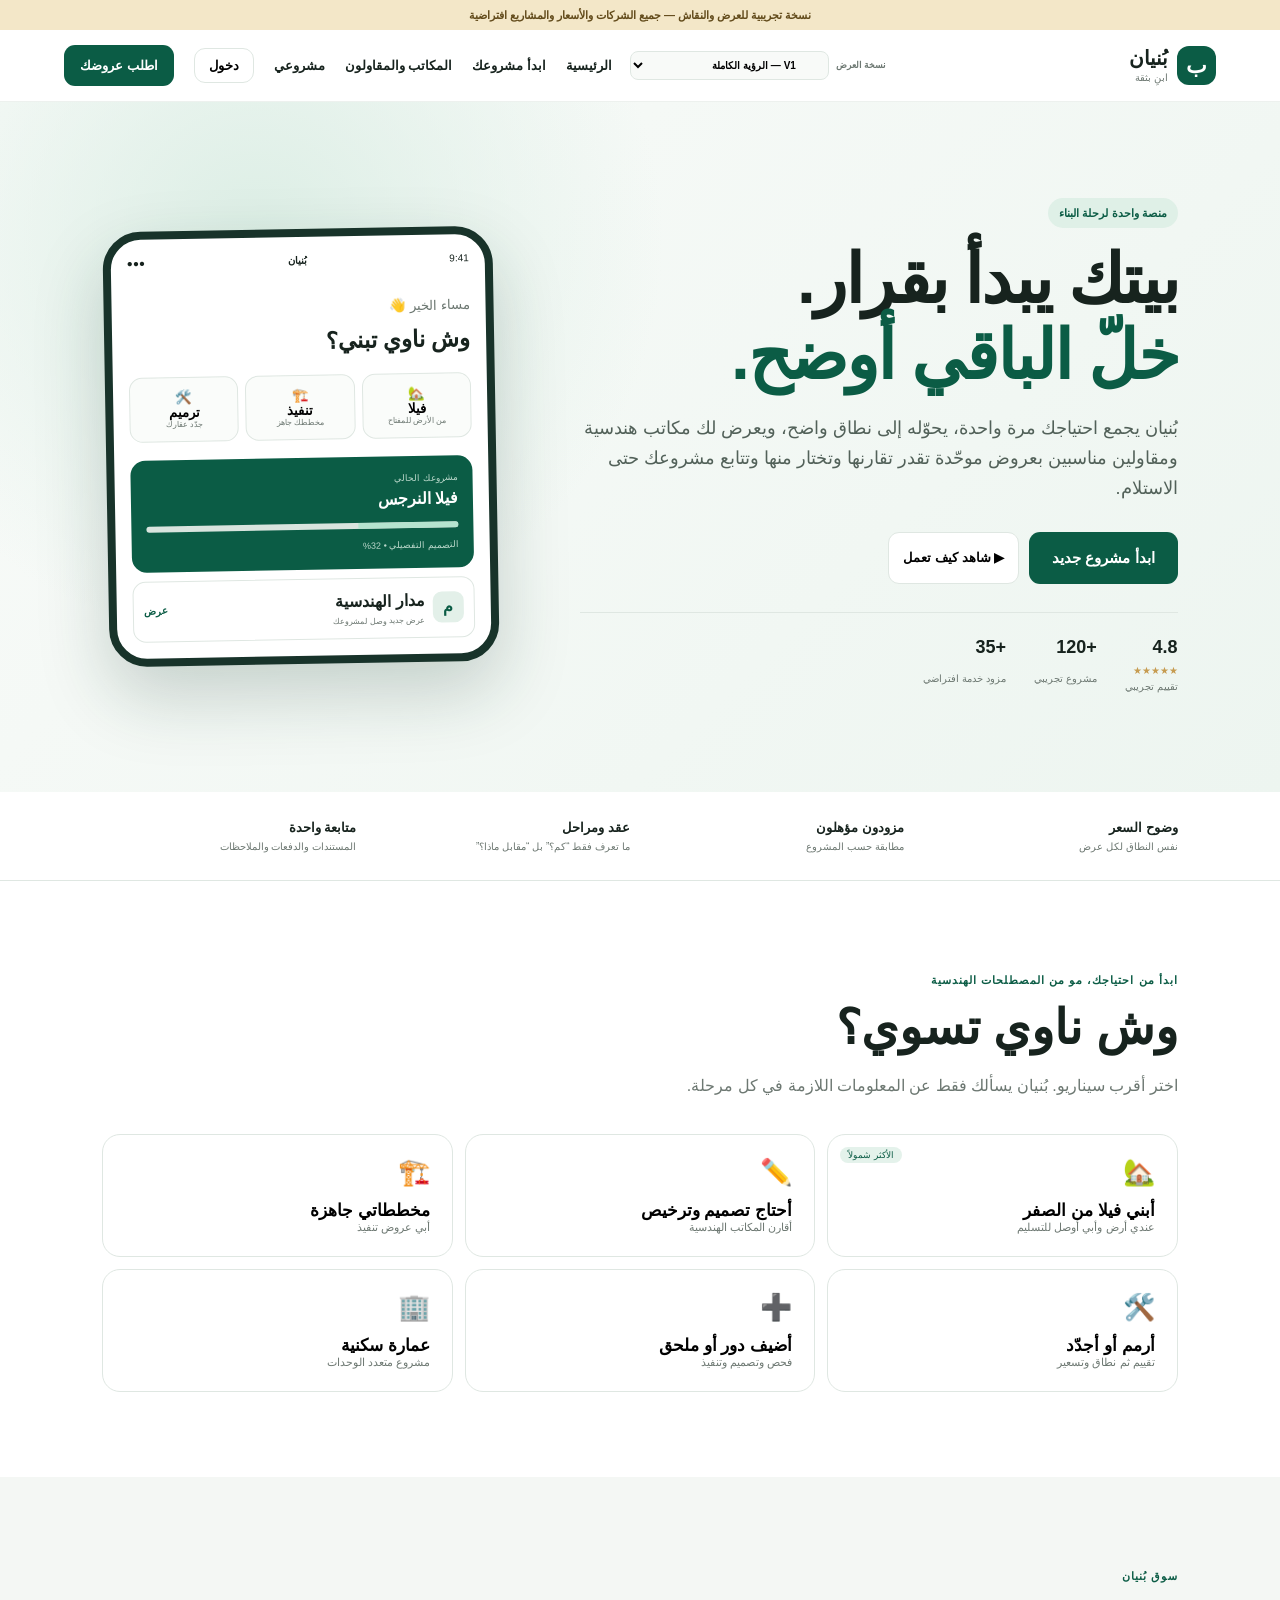
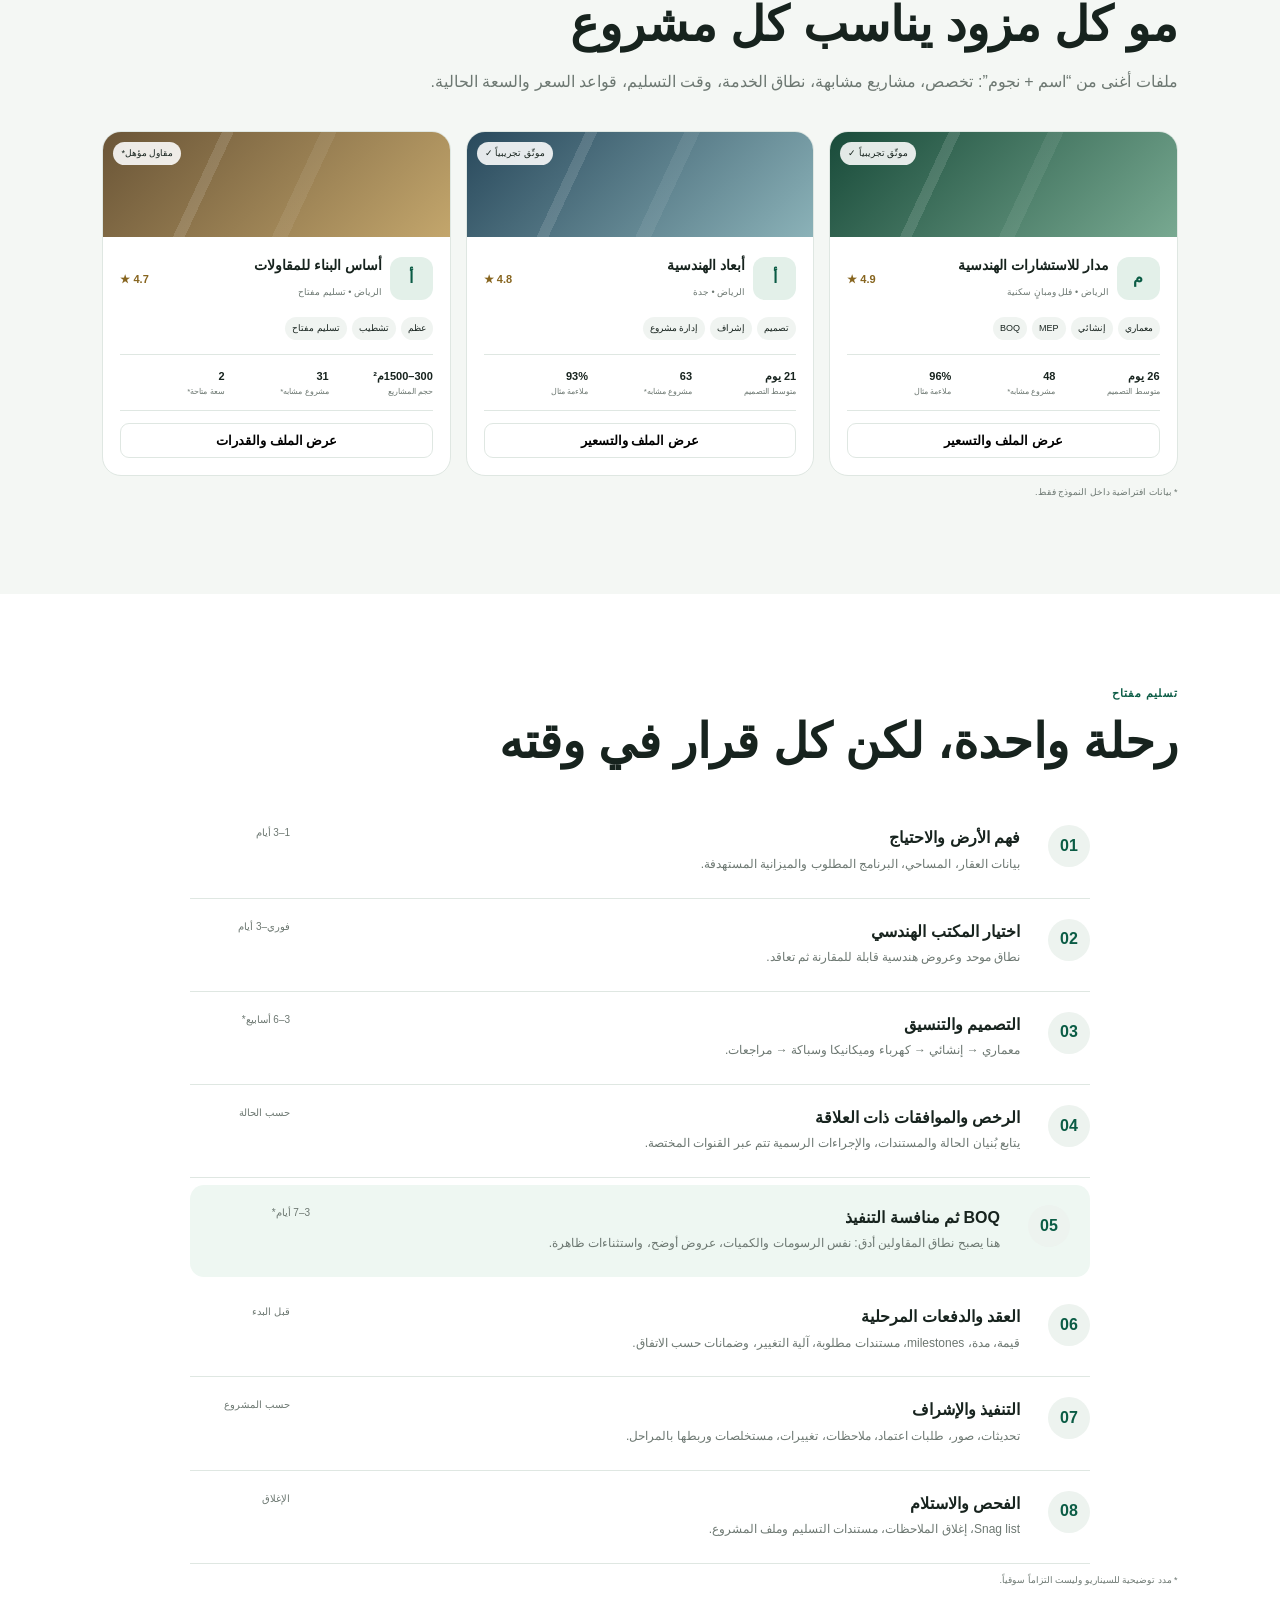
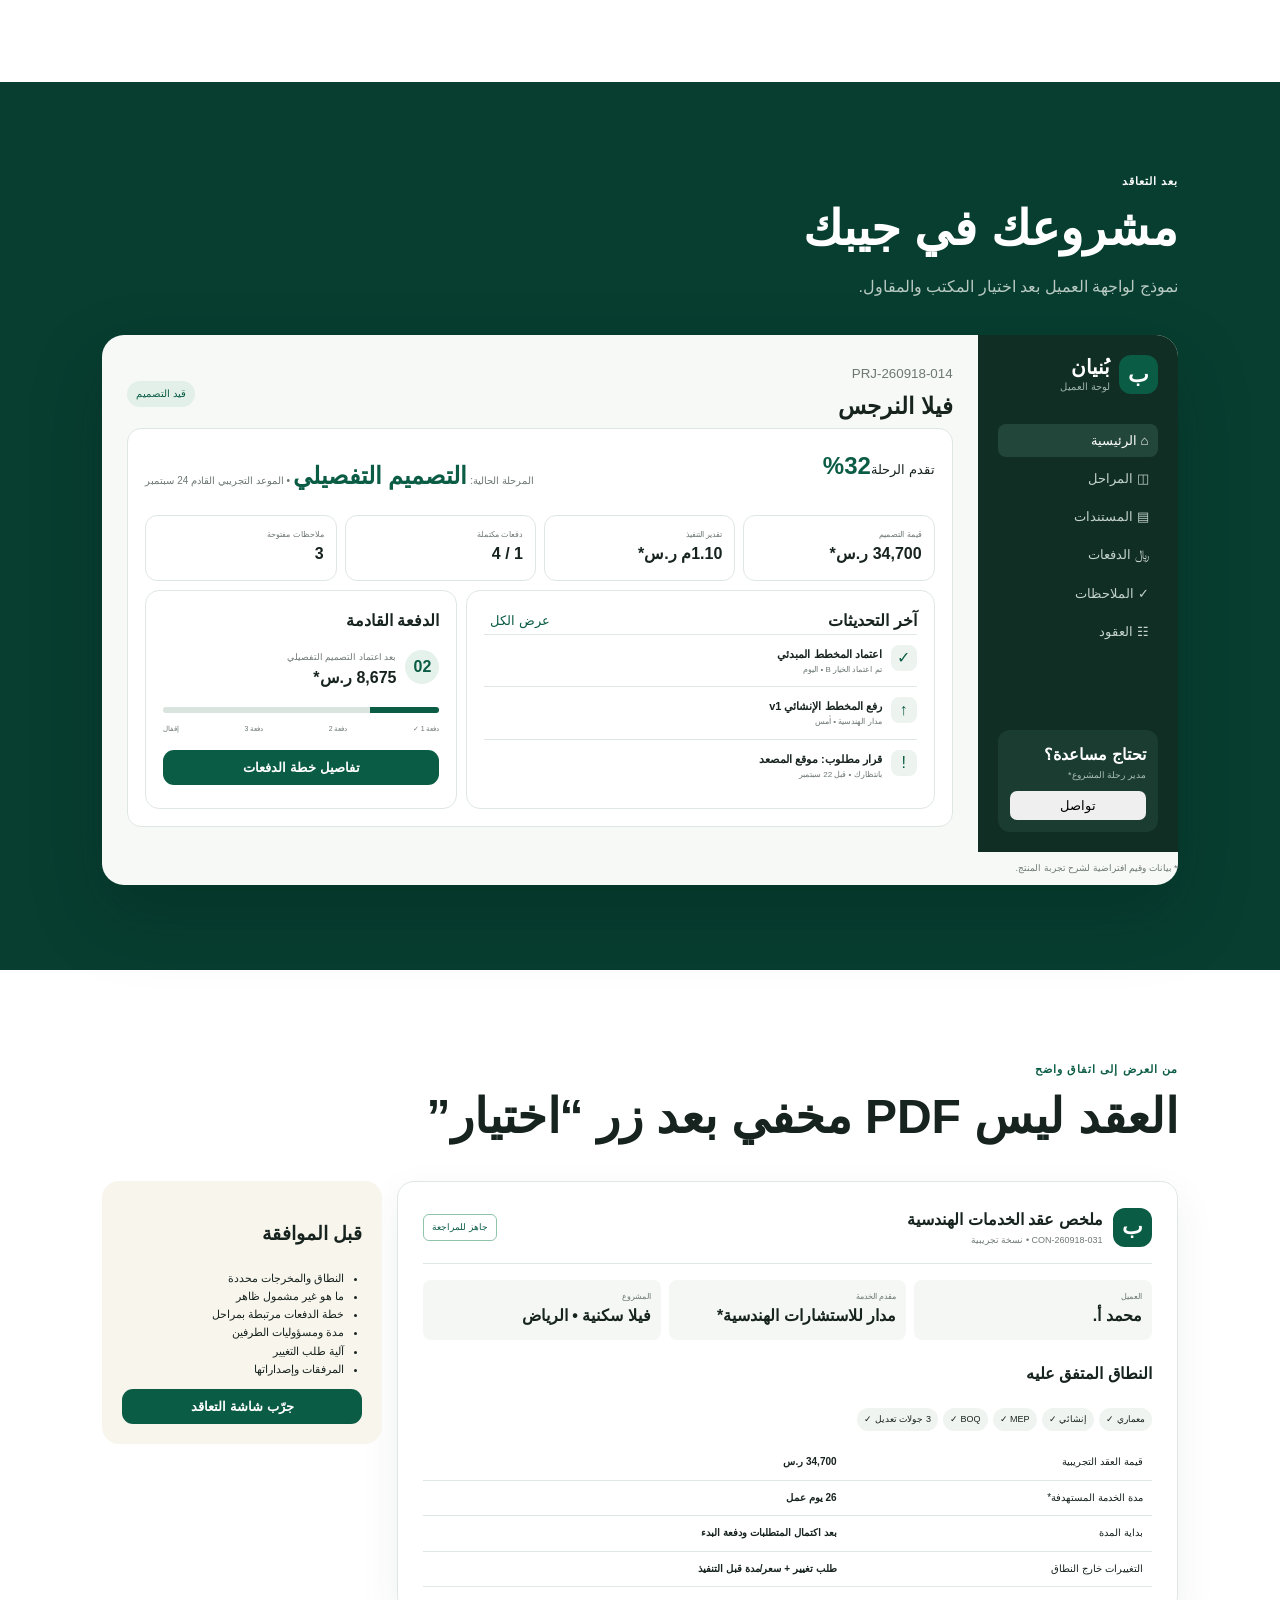
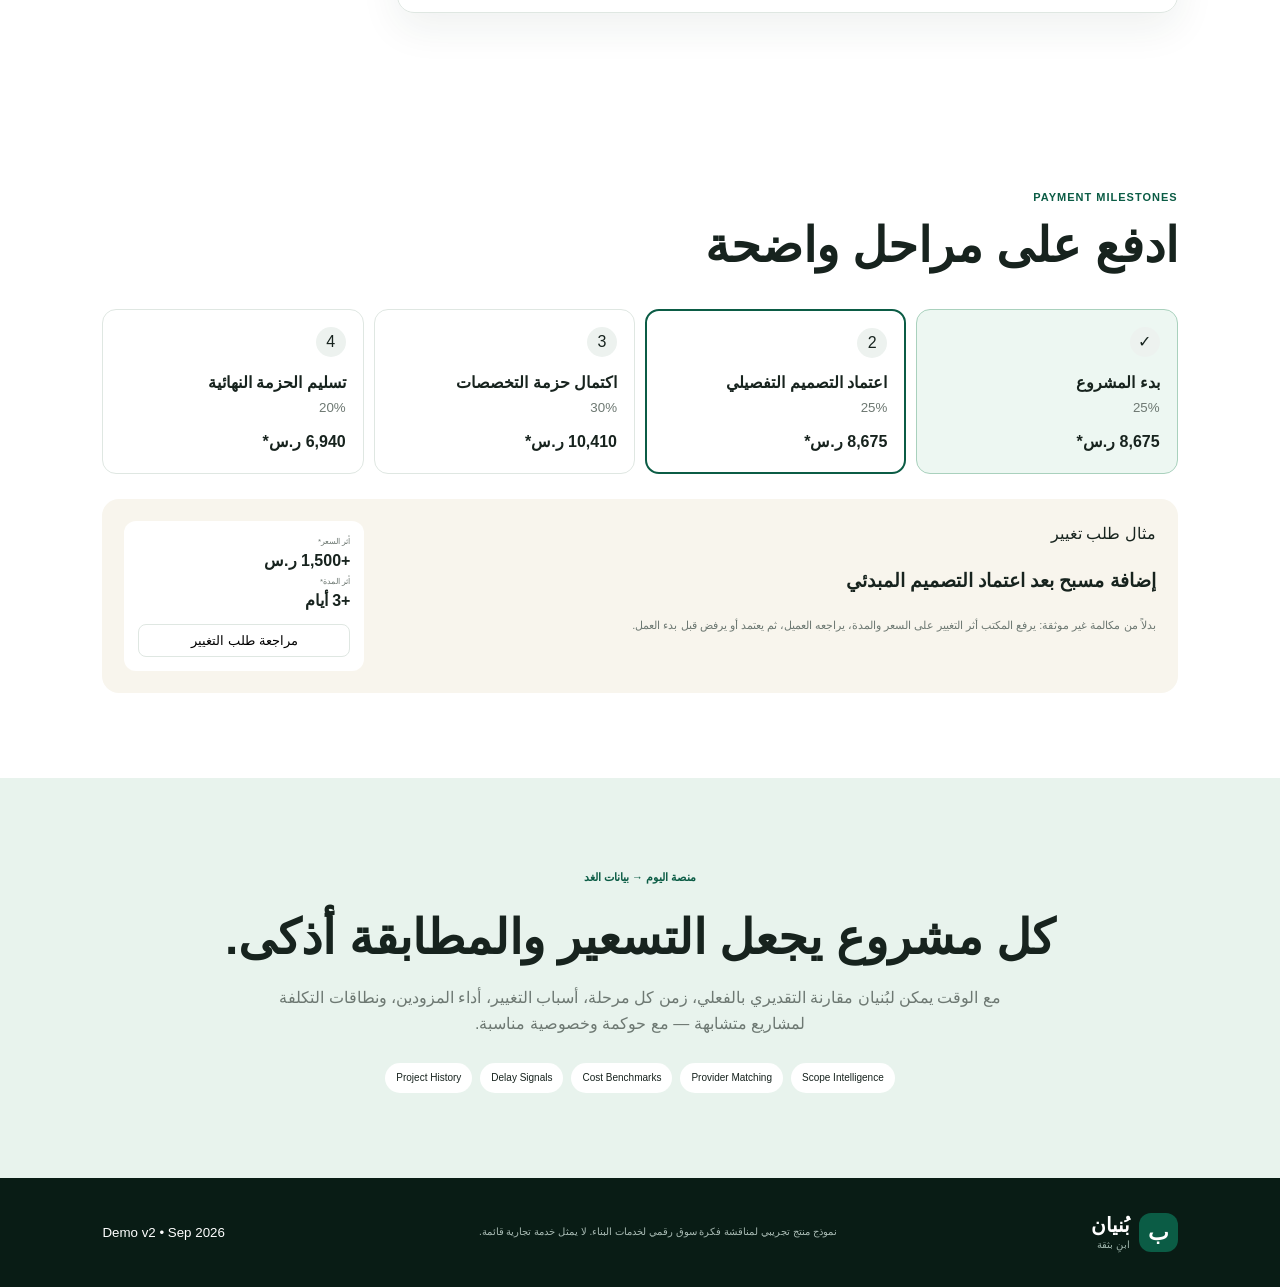
<file: index.html>
<!doctype html><html lang="ar" dir="rtl"><head><meta charset="utf-8"><meta name="viewport" content="width=device-width,initial-scale=1,viewport-fit=cover"><meta name="theme-color" content="#0b5c45"><title>بُنيان | ابنِ بثقة</title><link rel="stylesheet" href="styles.css"></head><body>
<div class="demo">نسخة تجريبية للعرض والنقاش — جميع الشركات والأسعار والمشاريع افتراضية</div>
<header><a class="brand" href="#home"><span class="logo">ب</span><div><b>بُنيان</b><small>ابنِ بثقة</small></div></a><div class="version-switch"><label>نسخة العرض</label><select onchange="if(this.value)location.href=this.value"><option value="" selected>V1 — الرؤية الكاملة</option><option value="versions/v2/">V2 — المكاتب الهندسية والمخططات</option><option value="versions/v3/">V3 — أفضل تعاقد هندسي</option><option value="versions/v4/">V4 — سوق التعاقد الهندسي</option></select></div><button id="menu">☰</button><nav id="nav"><a href="#home">الرئيسية</a><a href="#start">ابدأ مشروعك</a><a href="#market">المكاتب والمقاولون</a><a href="#project">مشروعي</a><button class="ghost" data-open="login">دخول</button><a class="cta" href="#start">اطلب عروضك</a></nav></header>
<main>
<section id="home" class="hero"><div class="hero-copy"><span class="chip">منصة واحدة لرحلة البناء</span><h1>بيتك يبدأ بقرار.<br><em>خلّ الباقي أوضح.</em></h1><p>بُنيان يجمع احتياجك مرة واحدة، يحوّله إلى نطاق واضح، ويعرض لك مكاتب هندسية ومقاولين مناسبين بعروض موحّدة تقدر تقارنها وتختار منها وتتابع مشروعك حتى الاستلام.</p><div class="actions"><a class="cta big" href="#start">ابدأ مشروع جديد</a><button class="play" data-open="tour">▶ شاهد كيف تعمل</button></div><div class="social"><div><b>4.8</b><span>★★★★★</span><small>تقييم تجريبي</small></div><div><b>+120</b><small>مشروع تجريبي</small></div><div><b>+35</b><small>مزود خدمة افتراضي</small></div></div></div>
<div class="phone"><div class="phone-top"><span>9:41</span><b>بُنيان</b><span>●●●</span></div><div class="welcome"><small>مساء الخير 👋</small><h3>وش ناوي تبني؟</h3></div><div class="quick"><button data-quick="turnkey">🏡<b>فيلا</b><small>من الأرض للمفتاح</small></button><button data-quick="execute">🏗️<b>تنفيذ</b><small>مخططك جاهز</small></button><button data-quick="renovation">🛠️<b>ترميم</b><small>جدّد عقارك</small></button></div><div class="phone-project"><span>مشروعك الحالي</span><b>فيلا النرجس</b><div class="bar"><i></i></div><small>التصميم التفصيلي • 32%</small></div><div class="phone-offer"><span class="avatar">م</span><div><b>مدار الهندسية</b><small>عرض جديد وصل لمشروعك</small></div><strong>عرض</strong></div></div></section>

<section class="proof"><div><b>وضوح السعر</b><small>نفس النطاق لكل عرض</small></div><div><b>مزودون مؤهلون</b><small>مطابقة حسب المشروع</small></div><div><b>عقد ومراحل</b><small>ما تعرف فقط “كم؟” بل “مقابل ماذا؟”</small></div><div><b>متابعة واحدة</b><small>المستندات والدفعات والملاحظات</small></div></section>

<section id="start" class="section start"><div class="section-head"><span>ابدأ من احتياجك، مو من المصطلحات الهندسية</span><h2>وش ناوي تسوي؟</h2><p>اختر أقرب سيناريو. بُنيان يسألك فقط عن المعلومات اللازمة في كل مرحلة.</p></div>
<div class="journey-cards"><button data-flow="turnkey"><i>🏡</i><b>أبني فيلا من الصفر</b><small>عندي أرض وأبي أوصل للتسليم</small><em>الأكثر شمولاً</em></button><button data-flow="design"><i>✏️</i><b>أحتاج تصميم وترخيص</b><small>أقارن المكاتب الهندسية</small></button><button data-flow="execute"><i>🏗️</i><b>مخططاتي جاهزة</b><small>أبي عروض تنفيذ</small></button><button data-flow="renovation"><i>🛠️</i><b>أرمم أو أجدّد</b><small>تقييم ثم نطاق وتسعير</small></button><button data-flow="floor"><i>➕</i><b>أضيف دور أو ملحق</b><small>فحص وتصميم وتنفيذ</small></button><button data-flow="building"><i>🏢</i><b>عمارة سكنية</b><small>مشروع متعدد الوحدات</small></button></div>
<div id="wizard" class="wizard hidden"><div class="wizard-top"><div><span id="stepLabel">الخطوة 1 من 5</span><div class="stepbar"><i id="stepbar"></i></div></div><button id="closeWizard">×</button></div><div id="wizardBody"></div><div class="wizard-actions"><button id="prev" class="ghost">السابق</button><button id="next" class="cta">التالي</button></div></div></section>

<section id="market" class="section soft"><div class="section-head"><span>سوق بُنيان</span><h2>مو كل مزود يناسب كل مشروع</h2><p>ملفات أغنى من “اسم + نجوم”: تخصص، مشاريع مشابهة، نطاق الخدمة، وقت التسليم، قواعد السعر والسعة الحالية.</p></div><div class="provider-cards">
<article class="provider"><div class="cover c1"><span>موثّق تجريبياً ✓</span></div><div class="pbody"><div class="phead"><span class="avatar lg">م</span><div><h3>مدار للاستشارات الهندسية</h3><small>الرياض • فلل ومبانٍ سكنية</small></div><b>4.9 ★</b></div><div class="tags"><span>معماري</span><span>إنشائي</span><span>MEP</span><span>BOQ</span></div><div class="pstats"><div><b>26 يوم</b><small>متوسط التصميم</small></div><div><b>48</b><small>مشروع مشابه*</small></div><div><b>96%</b><small>ملاءمة مثال</small></div></div><button data-profile="0">عرض الملف والتسعير</button></div></article>
<article class="provider"><div class="cover c2"><span>موثّق تجريبياً ✓</span></div><div class="pbody"><div class="phead"><span class="avatar lg">أ</span><div><h3>أبعاد الهندسية</h3><small>الرياض • جدة</small></div><b>4.8 ★</b></div><div class="tags"><span>تصميم</span><span>إشراف</span><span>إدارة مشروع</span></div><div class="pstats"><div><b>21 يوم</b><small>متوسط التصميم</small></div><div><b>63</b><small>مشروع مشابه*</small></div><div><b>93%</b><small>ملاءمة مثال</small></div></div><button data-profile="1">عرض الملف والتسعير</button></div></article>
<article class="provider"><div class="cover c3"><span>مقاول مؤهل*</span></div><div class="pbody"><div class="phead"><span class="avatar lg">أ</span><div><h3>أساس البناء للمقاولات</h3><small>الرياض • تسليم مفتاح</small></div><b>4.7 ★</b></div><div class="tags"><span>عظم</span><span>تشطيب</span><span>تسليم مفتاح</span></div><div class="pstats"><div><b>300–1500م²</b><small>حجم المشاريع</small></div><div><b>31</b><small>مشروع مشابه*</small></div><div><b>2</b><small>سعة متاحة*</small></div></div><button data-profile="2">عرض الملف والقدرات</button></div></article></div><p class="fine">* بيانات افتراضية داخل النموذج فقط.</p></section>

<section id="lifecycle" class="section"><div class="section-head"><span>تسليم مفتاح</span><h2>رحلة واحدة، لكن كل قرار في وقته</h2></div><div class="life">
<div class="life-item done"><span>01</span><div><b>فهم الأرض والاحتياج</b><p>بيانات العقار، المساحي، البرنامج المطلوب والميزانية المستهدفة.</p></div><em>1–3 أيام</em></div>
<div class="life-item"><span>02</span><div><b>اختيار المكتب الهندسي</b><p>نطاق موحد وعروض هندسية قابلة للمقارنة ثم تعاقد.</p></div><em>فوري–3 أيام</em></div>
<div class="life-item"><span>03</span><div><b>التصميم والتنسيق</b><p>معماري → إنشائي → كهرباء وميكانيكا وسباكة → مراجعات.</p></div><em>3–6 أسابيع*</em></div>
<div class="life-item"><span>04</span><div><b>الرخص والموافقات ذات العلاقة</b><p>يتابع بُنيان الحالة والمستندات، والإجراءات الرسمية تتم عبر القنوات المختصة.</p></div><em>حسب الحالة</em></div>
<div class="life-item highlight"><span>05</span><div><b>BOQ ثم منافسة التنفيذ</b><p>هنا يصبح نطاق المقاولين أدق: نفس الرسومات والكميات، عروض أوضح، واستثناءات ظاهرة.</p></div><em>3–7 أيام*</em></div>
<div class="life-item"><span>06</span><div><b>العقد والدفعات المرحلية</b><p>قيمة، مدة، milestones، مستندات مطلوبة، آلية التغيير، وضمانات حسب الاتفاق.</p></div><em>قبل البدء</em></div>
<div class="life-item"><span>07</span><div><b>التنفيذ والإشراف</b><p>تحديثات، صور، طلبات اعتماد، ملاحظات، تغييرات، مستخلصات وربطها بالمراحل.</p></div><em>حسب المشروع</em></div>
<div class="life-item"><span>08</span><div><b>الفحص والاستلام</b><p>Snag list، إغلاق الملاحظات، مستندات التسليم وملف المشروع.</p></div><em>الإغلاق</em></div></div><p class="fine">* مدد توضيحية للسيناريو وليست التزاماً سوقياً.</p></section>

<section id="project" class="section project-sec"><div class="section-head light"><span>بعد التعاقد</span><h2>مشروعك في جيبك</h2><p>نموذج لواجهة العميل بعد اختيار المكتب والمقاول.</p></div><div class="app-shell"><aside><div class="brand white"><span class="logo">ب</span><div><b>بُنيان</b><small>لوحة العميل</small></div></div><nav><button class="on">⌂ الرئيسية</button><button>◫ المراحل</button><button>▤ المستندات</button><button>﷼ الدفعات</button><button>✓ الملاحظات</button><button>☷ العقود</button></nav><div class="help"><b>تحتاج مساعدة؟</b><small>مدير رحلة المشروع*</small><button>تواصل</button></div></aside><div class="app-main"><div class="app-title"><div><small>PRJ-260918-014</small><h3>فيلا النرجس</h3></div><span class="status">قيد التصميم</span></div><div class="overview"><div class="progress-card"><div><small>تقدم الرحلة</small><b>32%</b></div><div class="bigbar"><i></i></div><p>المرحلة الحالية: <b>التصميم التفصيلي</b> • الموعد التجريبي القادم 24 سبتمبر</p></div><div class="mini-kpis"><div><small>قيمة التصميم</small><b>34,700 ر.س*</b></div><div><small>تقدير التنفيذ</small><b>1.10م ر.س*</b></div><div><small>دفعات مكتملة</small><b>1 / 4</b></div><div><small>ملاحظات مفتوحة</small><b>3</b></div></div><div class="workgrid"><div class="panel"><div class="row"><h4>آخر التحديثات</h4><button>عرض الكل</button></div><div class="update"><i>✓</i><div><b>اعتماد المخطط المبدئي</b><small>تم اعتماد الخيار B • اليوم</small></div></div><div class="update"><i>↑</i><div><b>رفع المخطط الإنشائي v1</b><small>مدار الهندسية • أمس</small></div></div><div class="update"><i>!</i><div><b>قرار مطلوب: موقع المصعد</b><small>بانتظارك • قبل 22 سبتمبر</small></div></div></div><div class="panel"><h4>الدفعة القادمة</h4><div class="payment"><span>02</span><div><small>بعد اعتماد التصميم التفصيلي</small><b>8,675 ر.س*</b></div></div><div class="paybar"><i></i></div><div class="paylabels"><span>دفعة 1 ✓</span><span>دفعة 2</span><span>دفعة 3</span><span>إقفال</span></div><button class="cta full" data-open="payments">تفاصيل خطة الدفعات</button></div></div></div></div><p class="fine light">* بيانات وقيم افتراضية لشرح تجربة المنتج.</p></section>

<section class="section contract-sec"><div class="section-head"><span>من العرض إلى اتفاق واضح</span><h2>العقد ليس PDF مخفي بعد زر “اختيار”</h2></div><div class="contract-preview"><div class="doc"><div class="doc-head"><span class="logo">ب</span><div><b>ملخص عقد الخدمات الهندسية</b><small>CON-260918-031 • نسخة تجريبية</small></div><span class="stamp">جاهز للمراجعة</span></div><div class="parties"><div><small>العميل</small><b>محمد أ.</b></div><div><small>مقدم الخدمة</small><b>مدار للاستشارات الهندسية*</b></div><div><small>المشروع</small><b>فيلا سكنية • الرياض</b></div></div><h4>النطاق المتفق عليه</h4><div class="scope-chips"><span>معماري ✓</span><span>إنشائي ✓</span><span>MEP ✓</span><span>BOQ ✓</span><span>3 جولات تعديل ✓</span></div><table><tr><td>قيمة العقد التجريبية</td><th>34,700 ر.س</th></tr><tr><td>مدة الخدمة المستهدفة*</td><th>26 يوم عمل</th></tr><tr><td>بداية المدة</td><th>بعد اكتمال المتطلبات ودفعة البدء</th></tr><tr><td>التغييرات خارج النطاق</td><th>طلب تغيير + سعر/مدة قبل التنفيذ</th></tr></table></div><div class="contract-side"><h3>قبل الموافقة</h3><ul><li>النطاق والمخرجات محددة</li><li>ما هو غير مشمول ظاهر</li><li>خطة الدفعات مرتبطة بمراحل</li><li>مدة ومسؤوليات الطرفين</li><li>آلية طلب التغيير</li><li>المرفقات وإصداراتها</li></ul><button class="cta full" data-open="contract">جرّب شاشة التعاقد</button></div></div></section>

<section class="section payments"><div class="section-head"><span>PAYMENT MILESTONES</span><h2>ادفع على مراحل واضحة</h2></div><div class="payment-road"><div class="paid"><span>✓</span><b>بدء المشروع</b><small>25%</small><strong>8,675 ر.س*</strong></div><div class="current"><span>2</span><b>اعتماد التصميم التفصيلي</b><small>25%</small><strong>8,675 ر.س*</strong></div><div><span>3</span><b>اكتمال حزمة التخصصات</b><small>30%</small><strong>10,410 ر.س*</strong></div><div><span>4</span><b>تسليم الحزمة النهائية</b><small>20%</small><strong>6,940 ر.س*</strong></div></div><div class="change-box"><div><span>مثال طلب تغيير</span><h3>إضافة مسبح بعد اعتماد التصميم المبدئي</h3><p>بدلاً من مكالمة غير موثقة: يرفع المكتب أثر التغيير على السعر والمدة، يراجعه العميل، ثم يعتمد أو يرفض قبل بدء العمل.</p></div><div><small>أثر السعر*</small><b>+1,500 ر.س</b><small>أثر المدة*</small><b>+3 أيام</b><button data-open="change">مراجعة طلب التغيير</button></div></div></section>

<section class="section vision"><span>منصة اليوم → بيانات الغد</span><h2>كل مشروع يجعل التسعير والمطابقة أذكى.</h2><p>مع الوقت يمكن لبُنيان مقارنة التقديري بالفعلي، زمن كل مرحلة، أسباب التغيير، أداء المزودين، ونطاقات التكلفة لمشاريع متشابهة — مع حوكمة وخصوصية مناسبة.</p><div><span>Scope Intelligence</span><span>Provider Matching</span><span>Cost Benchmarks</span><span>Delay Signals</span><span>Project History</span></div></section>
</main>
<footer><div class="brand white"><span class="logo">ب</span><div><b>بُنيان</b><small>ابنِ بثقة</small></div></div><p>نموذج منتج تجريبي لمناقشة فكرة سوق رقمي لخدمات البناء. لا يمثل خدمة تجارية قائمة.</p><small>Demo v2 • Sep 2026</small></footer>
<div id="modal" class="modal hidden"><div class="modalbox"><button id="modalClose">×</button><div id="modalBody"></div></div></div><script src="app.js"></script></body></html>
</file>
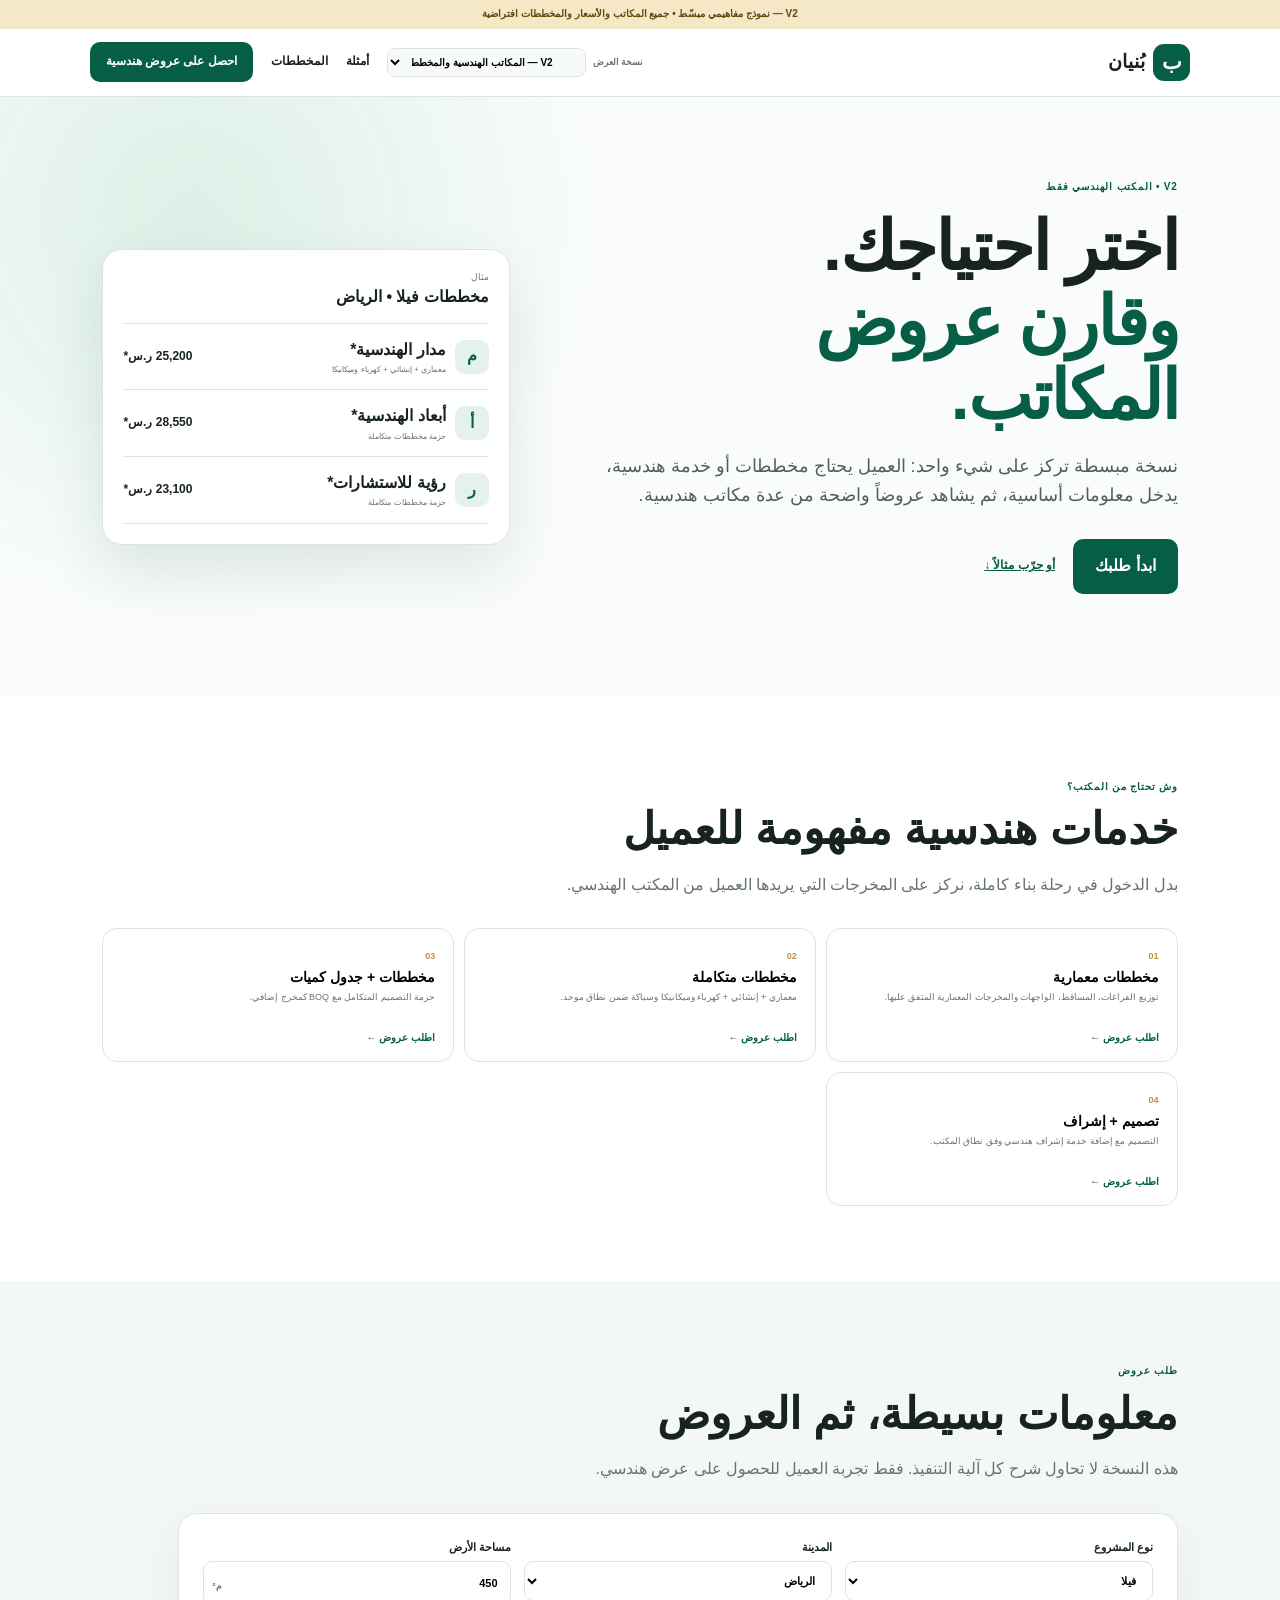
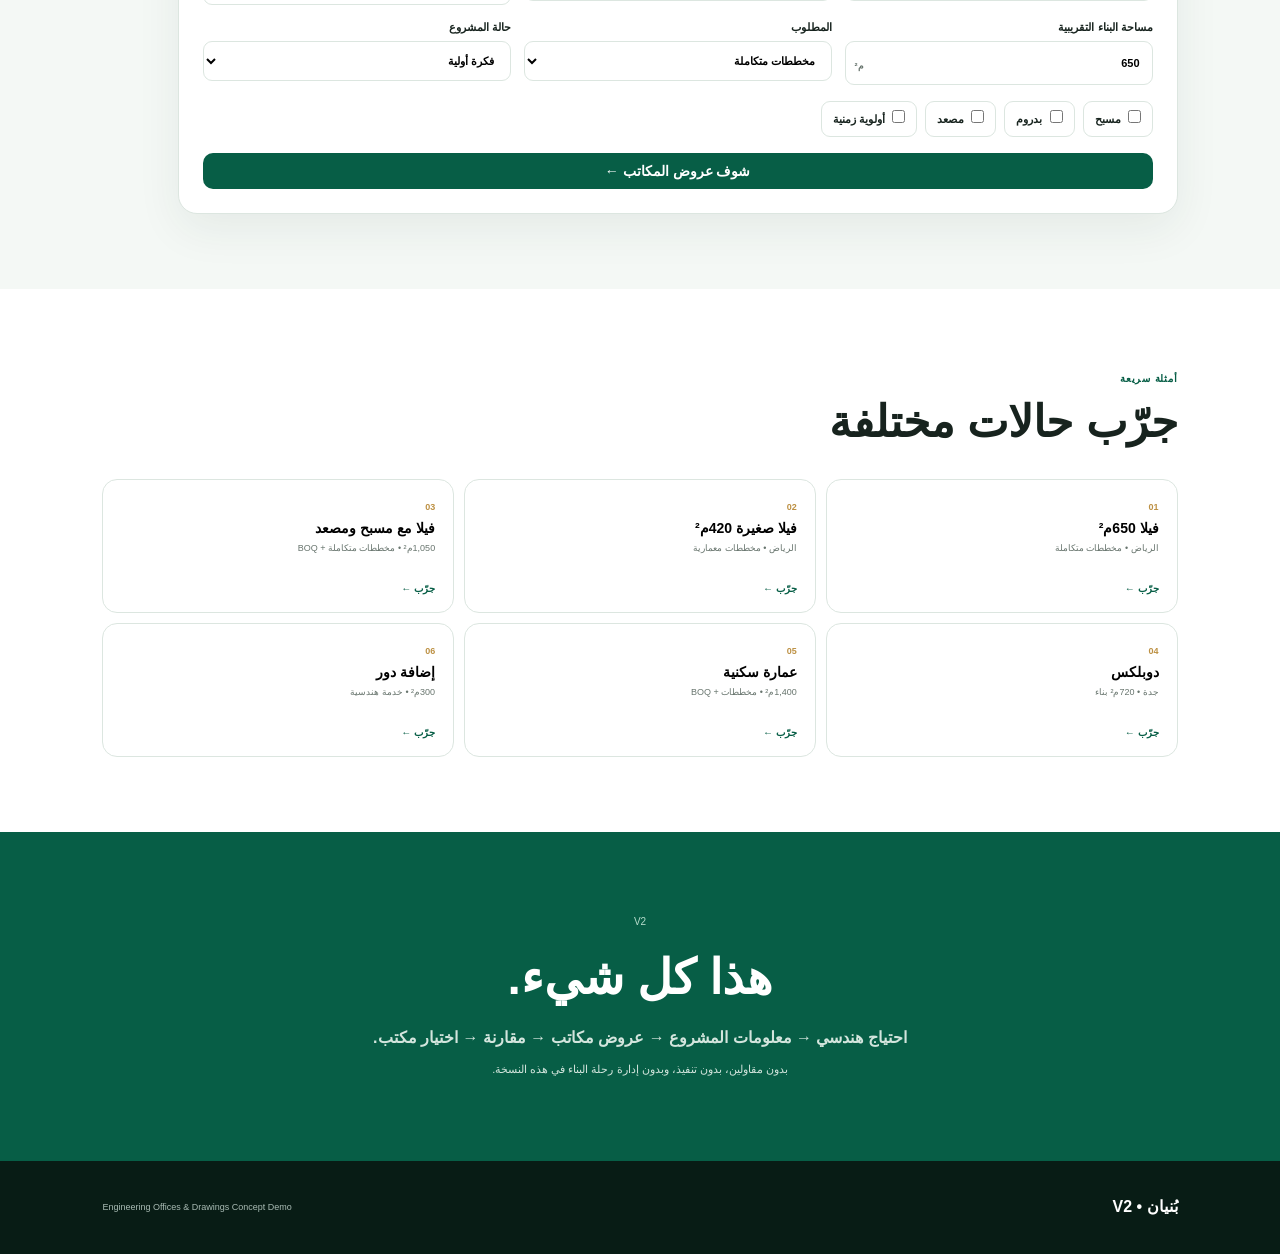
<file: versions/v2/index.html>
<!doctype html><html lang="ar" dir="rtl"><head><meta charset="utf-8"><meta name="viewport" content="width=device-width,initial-scale=1"><meta name="theme-color" content="#075e46"><title>بُنيان | V2 المكاتب الهندسية</title><link rel="stylesheet" href="styles.css"></head><body>
<div class="demo">V2 — نموذج مفاهيمي مبسّط • جميع المكاتب والأسعار والمخططات افتراضية</div>
<header><a class="brand" href="#"><span>ب</span><b>بُنيان</b></a><div class="version-switch"><label>نسخة العرض</label><select onchange="location.href=this.value"><option value="../../">V1 — الرؤية الكاملة</option><option value="./" selected>V2 — المكاتب الهندسية والمخططات</option><option value="../v3/">V3 — أفضل تعاقد هندسي</option><option value="../v4/">V4 — سوق التعاقد الهندسي</option></select></div><nav><a href="#examples">أمثلة</a><a href="#plans">المخططات</a><a class="cta" href="#quote">احصل على عروض هندسية</a></nav></header>
<main><section class="hero"><div><span class="badge">V2 • المكتب الهندسي فقط</span><h1>اختر احتياجك.<br><em>وقارن عروض المكاتب.</em></h1><p>نسخة مبسطة تركز على شيء واحد: العميل يحتاج مخططات أو خدمة هندسية، يدخل معلومات أساسية، ثم يشاهد عروضاً واضحة من عدة مكاتب هندسية.</p><div class="actions"><a class="cta big" href="#quote">ابدأ طلبك</a><a class="textlink" href="#examples">أو جرّب مثالاً ↓</a></div></div><aside class="preview"><div class="phead"><span>مثال</span><b>مخططات فيلا • الرياض</b></div><div class="offer"><i>م</i><div><b>مدار الهندسية*</b><small>معماري + إنشائي + كهرباء وميكانيكا</small></div><strong>25,200 ر.س*</strong></div><div class="offer"><i>أ</i><div><b>أبعاد الهندسية*</b><small>حزمة مخططات متكاملة</small></div><strong>28,550 ر.س*</strong></div><div class="offer"><i>ر</i><div><b>رؤية للاستشارات*</b><small>حزمة مخططات متكاملة</small></div><strong>23,100 ر.س*</strong></div></aside></section>
<section id="plans" class="section"><div class="title"><span>وش تحتاج من المكتب؟</span><h2>خدمات هندسية مفهومة للعميل</h2><p>بدل الدخول في رحلة بناء كاملة، نركز على المخرجات التي يريدها العميل من المكتب الهندسي.</p></div><div class="example-grid"><button data-pkg="arch"><span>01</span><b>مخططات معمارية</b><small>توزيع الفراغات، المساقط، الواجهات والمخرجات المعمارية المتفق عليها.</small><em>اطلب عروض ←</em></button><button data-pkg="full"><span>02</span><b>مخططات متكاملة</b><small>معماري + إنشائي + كهرباء وميكانيكا وسباكة ضمن نطاق موحد.</small><em>اطلب عروض ←</em></button><button data-pkg="fullboq"><span>03</span><b>مخططات + جدول كميات</b><small>حزمة التصميم المتكامل مع BOQ كمخرج إضافي.</small><em>اطلب عروض ←</em></button><button data-pkg="supervision"><span>04</span><b>تصميم + إشراف</b><small>التصميم مع إضافة خدمة إشراف هندسي وفق نطاق المكتب.</small><em>اطلب عروض ←</em></button></div></section>
<section id="quote" class="section quote-section"><div class="title"><span>طلب عروض</span><h2>معلومات بسيطة، ثم العروض</h2><p>هذه النسخة لا تحاول شرح كل آلية التنفيذ. فقط تجربة العميل للحصول على عرض هندسي.</p></div><form id="form" class="quote-box"><div class="formgrid"><label>نوع المشروع<select id="type"><option value="villa">فيلا</option><option value="duplex">دوبلكس</option><option value="building">عمارة سكنية</option><option value="rest">استراحة</option><option value="addition">إضافة دور / ملحق</option></select></label><label>المدينة<select id="city"><option>الرياض</option><option>جدة</option><option>الخبر</option><option>الدمام</option></select></label><label>مساحة الأرض<input id="land" type="number" value="450"><small>م²</small></label><label>مساحة البناء التقريبية<input id="built" type="number" value="650"><small>م²</small></label><label>المطلوب<select id="package"><option value="arch">مخططات معمارية</option><option value="full" selected>مخططات متكاملة</option><option value="fullboq">مخططات متكاملة + BOQ</option><option value="supervision">تصميم + إشراف</option></select></label><label>حالة المشروع<select id="floors"><option>فكرة أولية</option><option>عندي متطلبات واضحة</option><option>عندي مخطط/اسكتش مبدئي</option></select></label></div><div class="extras"><label><input id="pool" type="checkbox"> مسبح</label><label><input id="basement" type="checkbox"> بدروم</label><label><input id="elevator" type="checkbox"> مصعد</label><label><input id="urgent" type="checkbox"> أولوية زمنية</label></div><button class="cta submit">شوف عروض المكاتب ←</button></form><div id="results" class="hidden"><div class="result-title"><div><span>العروض التجريبية</span><h2 id="resultHeading"></h2></div><button id="edit">تعديل</button></div><div id="summary" class="summary"></div><div id="cards" class="cards"></div><div id="compare"></div></div></section>
<section id="examples" class="section examples"><div class="title"><span>أمثلة سريعة</span><h2>جرّب حالات مختلفة</h2></div><div class="example-grid"><button data-example="villa"><span>01</span><b>فيلا 650م²</b><small>الرياض • مخططات متكاملة</small><em>جرّب ←</em></button><button data-example="smallvilla"><span>02</span><b>فيلا صغيرة 420م²</b><small>الرياض • مخططات معمارية</small><em>جرّب ←</em></button><button data-example="luxury"><span>03</span><b>فيلا مع مسبح ومصعد</b><small>1,050م² • مخططات متكاملة + BOQ</small><em>جرّب ←</em></button><button data-example="duplex"><span>04</span><b>دوبلكس</b><small>جدة • 720م² بناء</small><em>جرّب ←</em></button><button data-example="building"><span>05</span><b>عمارة سكنية</b><small>1,400م² • مخططات + BOQ</small><em>جرّب ←</em></button><button data-example="addition"><span>06</span><b>إضافة دور</b><small>300م² • خدمة هندسية</small><em>جرّب ←</em></button></div></section>
<section class="focus"><span>V2</span><h2>هذا كل شيء.</h2><p><b>احتياج هندسي → معلومات المشروع → عروض مكاتب → مقارنة → اختيار مكتب.</b></p><p>بدون مقاولين، بدون تنفيذ، وبدون إدارة رحلة البناء في هذه النسخة.</p></section></main><footer><b>بُنيان • V2</b><p>Engineering Offices & Drawings Concept Demo</p></footer>
<div id="modal" class="modal hidden"><div class="modalbox"><button id="close">×</button><div id="modalbody"></div></div></div><script src="app.js"></script></body></html>
</file>
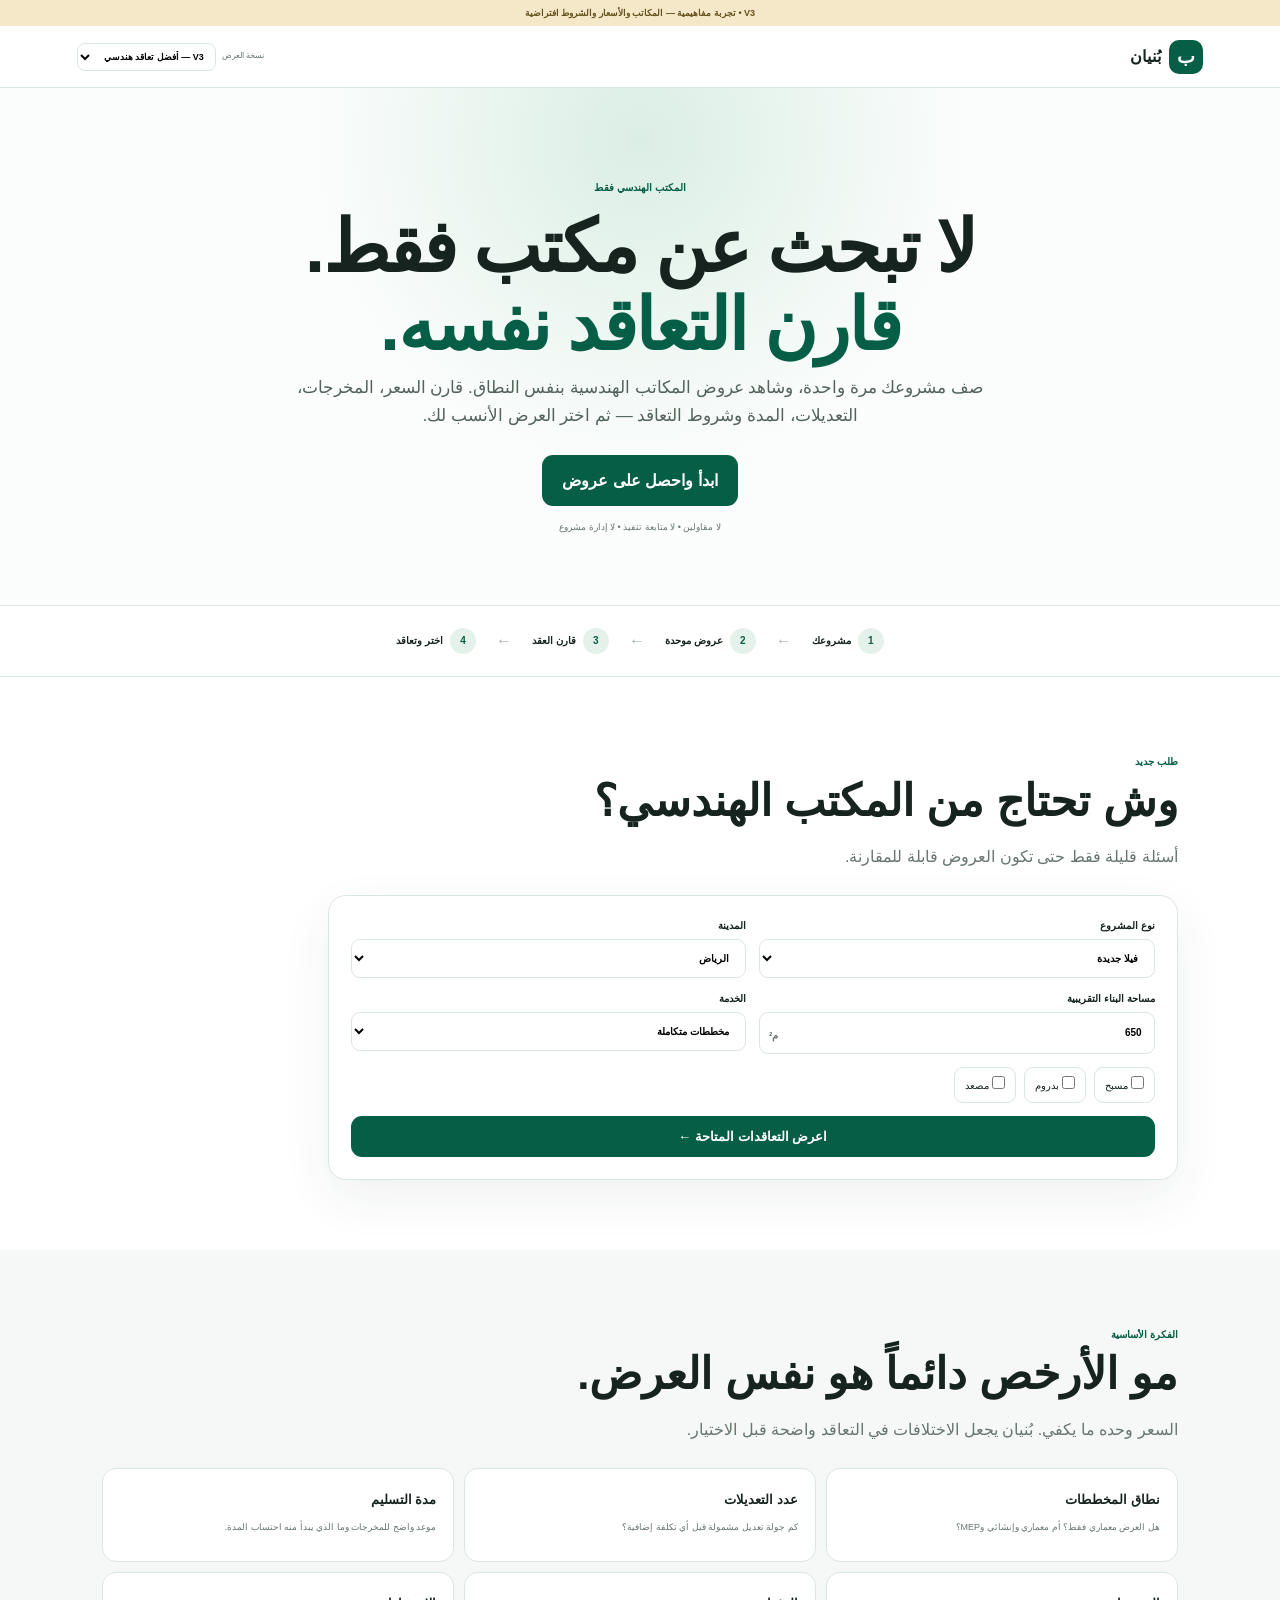
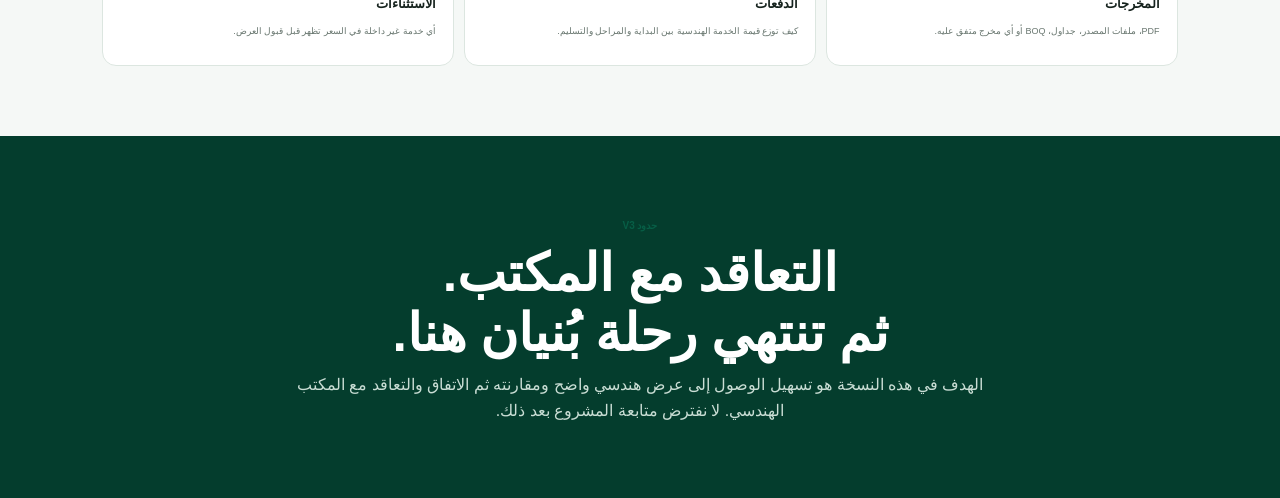
<file: versions/v3/index.html>
<!doctype html><html lang="ar" dir="rtl"><head><meta charset="utf-8"><meta name="viewport" content="width=device-width,initial-scale=1,viewport-fit=cover"><meta name="theme-color" content="#075e46"><title>بُنيان V3 | تعاقدك الهندسي</title><link rel="stylesheet" href="styles.css"></head><body>
<div class="demo">V3 • تجربة مفاهيمية — المكاتب والأسعار والشروط افتراضية</div>
<header><a class="brand" href="#"><span>ب</span><strong>بُنيان</strong></a><div class="version-switch"><small>نسخة العرض</small><select onchange="location.href=this.value"><option value="../../">V1 — الرؤية الكاملة</option><option value="../v2/">V2 — عروض ومخططات</option><option selected value="./">V3 — أفضل تعاقد هندسي</option><option value="../v4/">V4 — سوق التعاقد الهندسي</option></select></div></header>
<main><section class="hero"><span class="eyebrow">المكتب الهندسي فقط</span><h1>لا تبحث عن مكتب فقط.<br><em>قارن التعاقد نفسه.</em></h1><p>صف مشروعك مرة واحدة، وشاهد عروض المكاتب الهندسية بنفس النطاق. قارن السعر، المخرجات، التعديلات، المدة وشروط التعاقد — ثم اختر العرض الأنسب لك.</p><a href="#start" class="primary">ابدأ واحصل على عروض</a><small class="sub">لا مقاولين • لا متابعة تنفيذ • لا إدارة مشروع</small></section>
<section class="steps"><div><b>1</b><span>مشروعك</span></div><i>←</i><div><b>2</b><span>عروض موحدة</span></div><i>←</i><div><b>3</b><span>قارن العقد</span></div><i>←</i><div><b>4</b><span>اختر وتعاقد</span></div></section>
<section id="start" class="section"><div class="head"><span>طلب جديد</span><h2>وش تحتاج من المكتب الهندسي؟</h2><p>أسئلة قليلة فقط حتى تكون العروض قابلة للمقارنة.</p></div><form id="form" class="form"><label>نوع المشروع<select id="type"><option>فيلا جديدة</option><option>دوبلكس</option><option>عمارة سكنية</option><option>إضافة دور / ملحق</option></select></label><label>المدينة<select id="city"><option>الرياض</option><option>جدة</option><option>الخبر</option><option>الدمام</option></select></label><label>مساحة البناء التقريبية<div class="unit"><input id="area" type="number" value="650"><span>م²</span></div></label><label>الخدمة<select id="service"><option value="full">مخططات متكاملة</option><option value="arch">مخططات معمارية</option><option value="boq">مخططات متكاملة + BOQ</option></select></label><div class="extras"><label><input id="pool" type="checkbox"> مسبح</label><label><input id="basement" type="checkbox"> بدروم</label><label><input id="elevator" type="checkbox"> مصعد</label></div><button class="primary" type="submit">اعرض التعاقدات المتاحة ←</button></form>
<div id="results" class="hidden"><div class="head resulthead"><div><span>3 عروض متاحة*</span><h2>قارن قبل ما تختار</h2></div><button id="edit">تعديل الطلب</button></div><div id="projectSummary" class="summary"></div><div id="offers" class="offers"></div></div></section>
<section class="section soft"><div class="head"><span>الفكرة الأساسية</span><h2>مو الأرخص دائماً هو نفس العرض.</h2><p>السعر وحده ما يكفي. بُنيان يجعل الاختلافات في التعاقد واضحة قبل الاختيار.</p></div><div class="contract-grid"><div><b>نطاق المخططات</b><p>هل العرض معماري فقط؟ أم معماري وإنشائي وMEP؟</p></div><div><b>عدد التعديلات</b><p>كم جولة تعديل مشمولة قبل أي تكلفة إضافية؟</p></div><div><b>مدة التسليم</b><p>موعد واضح للمخرجات وما الذي يبدأ منه احتساب المدة.</p></div><div><b>المخرجات</b><p>PDF، ملفات المصدر، جداول، BOQ أو أي مخرج متفق عليه.</p></div><div><b>الدفعات</b><p>كيف توزع قيمة الخدمة الهندسية بين البداية والمراحل والتسليم.</p></div><div><b>الاستثناءات</b><p>أي خدمة غير داخلة في السعر تظهر قبل قبول العرض.</p></div></div></section>
<section class="final"><span>حدود V3</span><h2>التعاقد مع المكتب.<br>ثم تنتهي رحلة بُنيان هنا.</h2><p>الهدف في هذه النسخة هو تسهيل الوصول إلى عرض هندسي واضح ومقارنته ثم الاتفاق والتعاقد مع المكتب الهندسي. لا نفترض متابعة المشروع بعد ذلك.</p></section></main>
<div id="sheet" class="sheet hidden"><div class="sheetcard"><div class="grab"></div><button id="close">×</button><div id="sheetbody"></div></div></div><script src="app.js"></script></body></html>
</file>
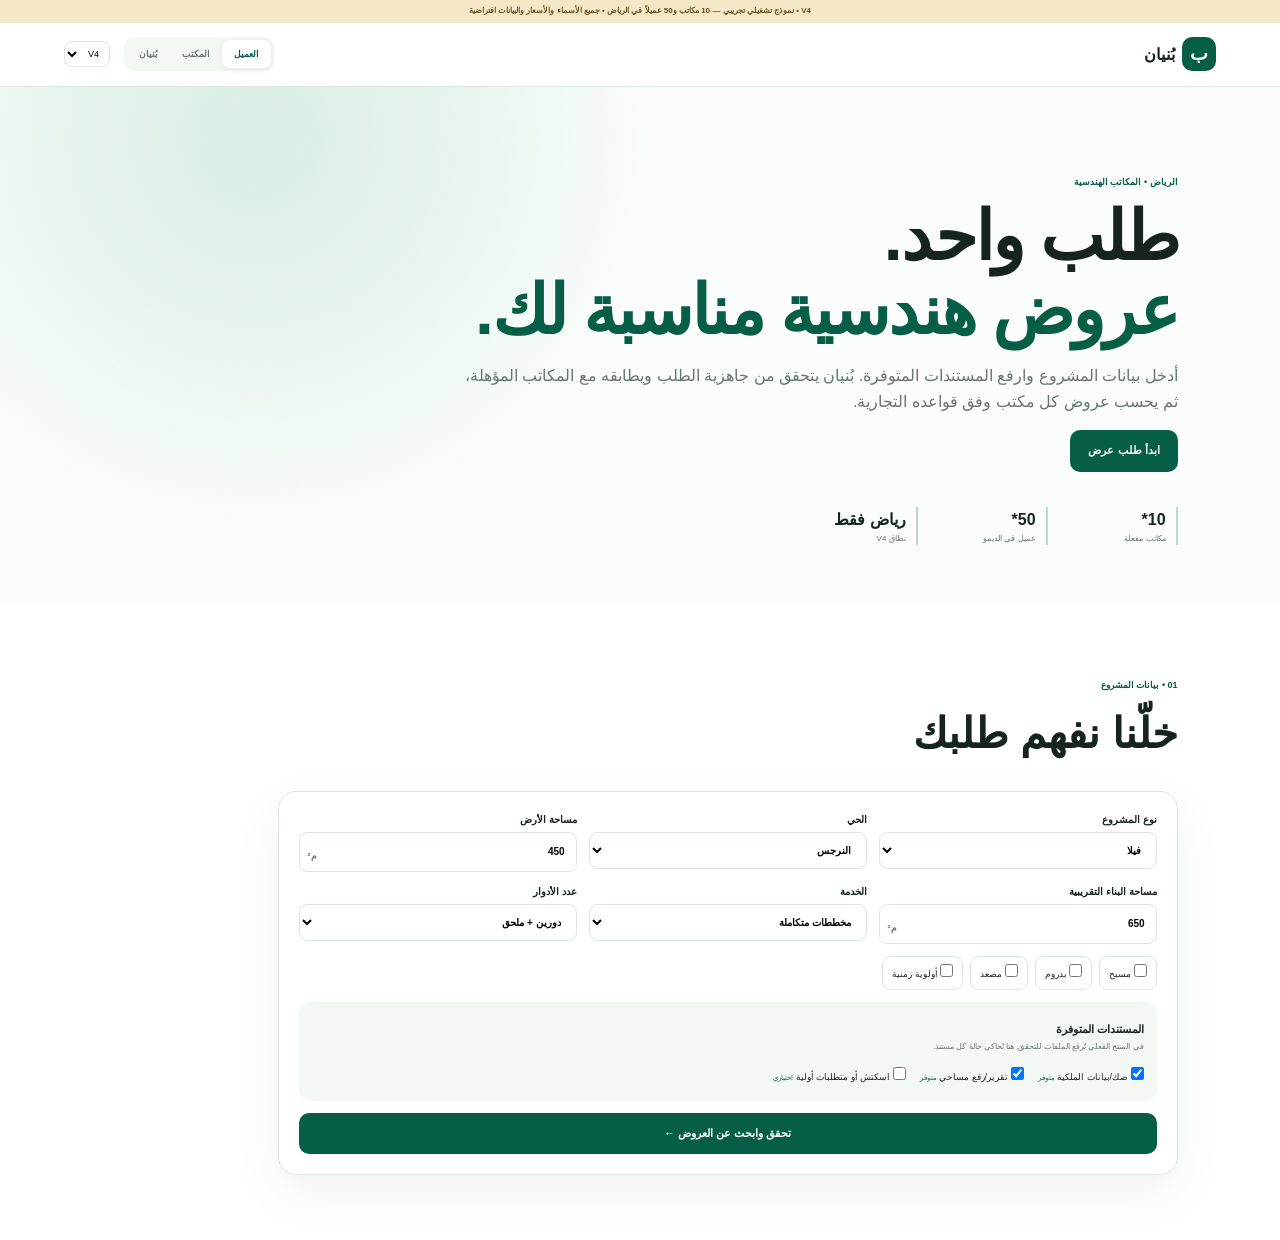
<file: versions/v4/index.html>
<!doctype html><html lang="ar" dir="rtl"><head><meta charset="utf-8"><meta name="viewport" content="width=device-width,initial-scale=1,viewport-fit=cover"><meta name="theme-color" content="#075e46"><title>بُنيان V4 | سوق التعاقد الهندسي</title><link rel="stylesheet" href="styles.css"></head><body>
<div class="demo">V4 • نموذج تشغيلي تجريبي — 10 مكاتب و50 عميلاً في الرياض • جميع الأسماء والأسعار والبيانات افتراضية</div>
<header><a class="brand" href="#"><span>ب</span><strong>بُنيان</strong></a><div class="view"><button class="active" data-view="customer">العميل</button><button data-view="office">المكتب</button><button data-view="desk">بُنيان</button></div><select class="versions" onchange="location.href=this.value"><option value="../../">V1</option><option value="../v2/">V2</option><option value="../v3/">V3</option><option selected value="./">V4</option></select></header>
<main>
<section id="customer" class="screen active"><div class="hero"><span>الرياض • المكاتب الهندسية</span><h1>طلب واحد.<br><em>عروض هندسية مناسبة لك.</em></h1><p>أدخل بيانات المشروع وارفع المستندات المتوفرة. بُنيان يتحقق من جاهزية الطلب ويطابقه مع المكاتب المؤهلة، ثم يحسب عروض كل مكتب وفق قواعده التجارية.</p><a class="primary" href="#request">ابدأ طلب عرض</a><div class="stats"><div><b>10*</b><small>مكاتب مفعلة</small></div><div><b>50*</b><small>عميل في الديمو</small></div><div><b>رياض فقط</b><small>نطاق V4</small></div></div></div>
<div id="request" class="section"><div class="title"><span>01 • بيانات المشروع</span><h2>خلّنا نفهم طلبك</h2></div><form id="clientForm" class="panel form"><label>نوع المشروع<select id="ctype"><option value="villa">فيلا</option><option value="duplex">دوبلكس</option><option value="building">عمارة سكنية</option><option value="addition">إضافة دور / ملحق</option></select></label><label>الحي<select id="district"><option>النرجس</option><option>الياسمين</option><option>العارض</option><option>الملقا</option><option>حطين</option><option>قرطبة</option><option>حي آخر</option></select></label><label>مساحة الأرض<div class="unit"><input id="land" type="number" value="450"><i>م²</i></div></label><label>مساحة البناء التقريبية<div class="unit"><input id="area" type="number" value="650"><i>م²</i></div></label><label>الخدمة<select id="service"><option value="full">مخططات متكاملة</option><option value="arch">معماري فقط</option><option value="boq">مخططات متكاملة + BOQ</option></select></label><label>عدد الأدوار<select id="floors"><option value="1">دور واحد</option><option value="2" selected>دورين + ملحق</option><option value="3">3 أدوار</option><option value="4">4 أدوار أو أكثر</option></select></label><div class="checks"><label><input id="pool" type="checkbox"> مسبح</label><label><input id="basement" type="checkbox"> بدروم</label><label><input id="elevator" type="checkbox"> مصعد</label><label><input id="urgent" type="checkbox"> أولوية زمنية</label></div><div class="docs"><b>المستندات المتوفرة</b><p>في المنتج الفعلي تُرفع الملفات للتحقق. هنا نُحاكي حالة كل مستند.</p><label><input id="deed" type="checkbox" checked> صك/بيانات الملكية <em>متوفر</em></label><label><input id="survey" type="checkbox" checked> تقرير/رفع مساحي <em>متوفر</em></label><label><input id="sketch" type="checkbox"> اسكتش أو متطلبات أولية <em>اختياري</em></label></div><button class="primary" type="submit">تحقق وابحث عن العروض ←</button></form>
<div id="verification" class="hidden"></div><div id="offersWrap" class="hidden"><div class="title"><span>02 • المطابقة والتسعير</span><h2 id="offerTitle">العروض المناسبة</h2><p>كل مكتب يسعّر نفس الطلب حسب إعداداته الخاصة.</p></div><div id="offers" class="offers"></div></div></div></section>

<section id="office" class="screen"><div class="section top"><div class="title"><span>بوابة المكتب الهندسي</span><h1>اضبط قواعدك مرة.<br>وبُنيان يبني العرض عند المطابقة.</h1><p>اختر مكتباً من العشرة لترى كيف تختلف الأهلية والأسعار وشروط التعاقد.</p></div><select id="officeSelect" class="officeSelect"></select><div id="officeSettings"></div></div></section>

<section id="desk" class="screen"><div class="section top"><div class="title"><span>Commercial Desk</span><h1>بُنيان يغلق الجانب التجاري.<br>ثم يسلّم العميل للمكتب.</h1><p>لوحة تشغيل تجريبية توضّح 50 عميلاً، طلباتهم، جاهزية المستندات، العروض المختارة، والعقود التي تحتاج إجراء.</p></div><div class="deskstats"><div><small>العملاء*</small><b>50</b></div><div><small>طلبات مفتوحة*</small><b>34</b></div><div><small>مكتملة التحقق*</small><b>27</b></div><div><small>اختاروا عرضاً*</small><b>11</b></div><div><small>عقود جاهزة*</small><b>7</b></div></div><div class="filters"><button class="active">الكل</button><button>ينقص مستند</button><button>عروض جاهزة</button><button>اختار مكتباً</button><button>جاهز للتعاقد</button></div><div id="clients" class="clients"></div></div></section>
</main>
<div id="sheet" class="sheet hidden"><div class="sheetcard"><div class="grab"></div><button id="close">×</button><div id="sheetbody"></div></div></div><script src="app.js"></script></body></html>
</file>
<file: styles.css>
:root{--g:#0b5c45;--g2:#073e30;--lime:#b9e3cf;--ink:#17231e;--muted:#6d7872;--soft:#f4f7f4;--sand:#f8f5ed;--line:#dfe7e2;--white:#fff;--gold:#c69b50;--red:#9c453b}*{box-sizing:border-box}html{scroll-behavior:smooth}body{margin:0;color:var(--ink);font-family:-apple-system,BlinkMacSystemFont,"Segoe UI",Tahoma,Arial,sans-serif;line-height:1.65;background:#fff}.demo{font-size:11px;text-align:center;background:#f3e7c8;color:#624b1b;padding:6px 12px;font-weight:700}header{height:72px;display:flex;align-items:center;justify-content:space-between;padding:0 max(5vw,22px);position:sticky;top:0;z-index:30;background:#ffffffef;backdrop-filter:blur(14px);border-bottom:1px solid #edf1ee}.brand{display:flex;align-items:center;gap:9px;text-decoration:none;color:var(--ink);line-height:1.05}.logo{width:39px;height:39px;border-radius:12px;background:var(--g);color:#fff;display:grid;place-items:center;font-size:22px;font-weight:900}.brand div{display:grid}.brand b{font-size:20px}.brand small{font-size:10px;color:var(--muted);margin-top:4px}header nav{display:flex;align-items:center;gap:20px}header nav>a{color:var(--ink);text-decoration:none;font-size:13px;font-weight:700}.cta{background:var(--g);color:white!important;border:0;border-radius:11px;padding:10px 16px;text-decoration:none;font-weight:800;cursor:pointer;font-family:inherit}.ghost,.play{background:white;border:1px solid var(--line);border-radius:11px;padding:9px 14px;font-weight:700;cursor:pointer;font-family:inherit}#menu{display:none;border:0;background:none;font-size:23px}.hero{min-height:690px;background:radial-gradient(circle at 20% 20%,#dceee5,transparent 35%),linear-gradient(135deg,#f9fbf9,#edf5f0);padding:72px max(8vw,28px);display:grid;grid-template-columns:1.08fr .72fr;gap:80px;align-items:center}.chip{display:inline-block;background:#dff0e7;color:var(--g);padding:6px 11px;border-radius:30px;font-size:11px;font-weight:900}.hero h1{font-size:clamp(42px,5.3vw,72px);line-height:1.12;letter-spacing:-2px;margin:14px 0 20px}.hero h1 em{font-style:normal;color:var(--g)}.hero-copy>p{font-size:18px;color:#526159;max-width:700px}.actions{display:flex;gap:10px;margin:28px 0}.big{padding:14px 23px;font-size:15px}.social{display:flex;gap:28px;border-top:1px solid var(--line);padding-top:20px}.social div{display:grid}.social b{font-size:18px}.social span{font-size:10px;color:var(--gold)}.social small{font-size:10px;color:var(--muted)}.phone{width:min(100%,390px);margin:auto;background:#fff;border:8px solid #18332a;border-radius:38px;padding:16px;box-shadow:0 30px 70px #123b2a35;transform:rotate(-1deg)}.phone-top{display:flex;justify-content:space-between;font-size:10px}.welcome{margin:24px 0 14px}.welcome small{color:var(--muted)}.welcome h3{margin:3px 0;font-size:23px}.quick{display:grid;grid-template-columns:repeat(3,1fr);gap:7px}.quick button{border:1px solid var(--line);background:#fafcfa;border-radius:13px;padding:12px 6px;font-family:inherit}.quick b,.quick small{display:block}.quick small{font-size:8px;color:var(--muted)}.phone-project{margin-top:18px;background:var(--g);color:#fff;padding:15px;border-radius:15px;display:grid}.phone-project span,.phone-project small{font-size:9px;color:#bcd9cc}.bar,.bigbar,.stepbar,.paybar{height:6px;background:#d9e4de;border-radius:20px;overflow:hidden;margin:10px 0}.bar i{display:block;width:32%;height:100%;background:#b5e4cf}.phone-offer{margin-top:9px;border:1px solid var(--line);padding:10px;border-radius:13px;display:flex;align-items:center;gap:8px}.avatar{width:31px;height:31px;border-radius:9px;background:#e3f0e9;color:var(--g);display:grid;place-items:center;font-weight:900}.phone-offer div{display:grid;flex:1}.phone-offer small{font-size:8px;color:var(--muted)}.phone-offer strong{font-size:10px;color:var(--g)}.proof{display:grid;grid-template-columns:repeat(4,1fr);padding:25px max(8vw,28px);border-bottom:1px solid var(--line);gap:20px}.proof div{display:grid}.proof b{font-size:13px}.proof small{color:var(--muted);font-size:10px}.section{padding:85px max(8vw,28px)}.section-head{max-width:800px;margin-bottom:35px}.section-head>span{font-size:11px;color:var(--g);font-weight:900;letter-spacing:1px}.section-head h2{font-size:clamp(30px,4vw,48px);line-height:1.2;margin:7px 0}.section-head p{color:var(--muted)}.journey-cards{display:grid;grid-template-columns:repeat(3,1fr);gap:12px}.journey-cards button{position:relative;text-align:right;background:#fff;border:1px solid var(--line);border-radius:18px;padding:22px;font-family:inherit;cursor:pointer;transition:.2s}.journey-cards button:hover{border-color:var(--g);transform:translateY(-2px);box-shadow:0 12px 30px #143c2920}.journey-cards i{font-style:normal;font-size:26px}.journey-cards b,.journey-cards small{display:block}.journey-cards b{font-size:17px;margin-top:12px}.journey-cards small{color:var(--muted)}.journey-cards em{position:absolute;left:12px;top:12px;background:#e4f2eb;color:var(--g);border-radius:20px;padding:3px 8px;font-size:9px;font-style:normal}.wizard{margin-top:25px;border:1px solid var(--line);border-radius:22px;background:#fff;box-shadow:0 20px 60px #153d2c18;padding:25px}.wizard-top{display:flex;justify-content:space-between}.wizard-top>div{width:70%}.wizard-top span{font-size:11px;color:var(--muted)}.stepbar i{display:block;height:100%;background:var(--g);transition:.3s}.wizard-top button{border:0;background:none;font-size:25px}.wizard-body{max-width:720px;margin:25px auto}.wizard-body h3{font-size:27px;margin-bottom:5px}.wizard-body>p{color:var(--muted)}.option-grid{display:grid;grid-template-columns:repeat(2,1fr);gap:9px}.option{border:1px solid var(--line);border-radius:12px;padding:13px;cursor:pointer}.option.selected{border:2px solid var(--g);background:#eff7f3}.formgrid{display:grid;grid-template-columns:1fr 1fr;gap:12px}label{font-size:12px;font-weight:700}input,select{display:block;width:100%;padding:12px;border:1px solid var(--line);border-radius:10px;margin-top:5px;font:inherit;background:#fff}.wizard-actions{display:flex;justify-content:space-between;border-top:1px solid var(--line);padding-top:18px}.soft{background:var(--soft)}.provider-cards{display:grid;grid-template-columns:repeat(3,1fr);gap:15px}.provider{background:#fff;border:1px solid var(--line);border-radius:19px;overflow:hidden}.cover{height:105px;position:relative;background:linear-gradient(135deg,#194b3a,#78a991)}.c2{background:linear-gradient(135deg,#29495c,#8bb2b8)}.c3{background:linear-gradient(135deg,#6a5537,#c3a66c)}.cover:after{content:"";position:absolute;inset:0;background:linear-gradient(115deg,transparent 30%,#ffffff1f 30%,#ffffff1f 33%,transparent 33%,transparent 55%,#ffffff12 55%,#ffffff12 59%,transparent 59%)}.cover>span{position:absolute;top:10px;left:10px;background:#ffffffdf;padding:4px 8px;border-radius:20px;font-size:9px;z-index:1}.pbody{padding:17px}.phead{display:flex;align-items:center;gap:8px}.lg{width:43px;height:43px;border-radius:12px}.phead>div{flex:1}.phead h3{font-size:14px;margin:0}.phead small{font-size:9px;color:var(--muted)}.phead>b{font-size:11px;color:#87651f}.tags{display:flex;flex-wrap:wrap;gap:5px;margin:14px 0}.tags span,.scope-chips span{font-size:9px;background:#f0f4f1;padding:4px 7px;border-radius:20px}.pstats{display:grid;grid-template-columns:repeat(3,1fr);border-block:1px solid var(--line);padding:12px 0;margin-bottom:12px}.pstats div{display:grid}.pstats b{font-size:11px}.pstats small{font-size:8px;color:var(--muted)}.provider button{width:100%;background:white;border:1px solid var(--line);border-radius:9px;padding:9px;font-weight:800;font-family:inherit;cursor:pointer}.fine{font-size:9px;color:var(--muted)}.life{max-width:900px;margin:auto}.life-item{display:grid;grid-template-columns:55px 1fr 100px;gap:15px;padding:20px 0;border-bottom:1px solid var(--line);align-items:start}.life-item>span{width:42px;height:42px;border-radius:50%;display:grid;place-items:center;background:#edf3ef;color:var(--g);font-weight:900}.life-item b{font-size:16px}.life-item p{margin:3px 0;color:var(--muted);font-size:12px}.life-item em{font-style:normal;font-size:10px;color:var(--muted)}.life-item.highlight{background:#eef7f2;padding:20px;border-radius:14px;border:0;margin:7px 0}.project-sec{background:var(--g2);color:white}.light span,.light h2{color:white}.light p{color:#b8c9c2}.app-shell{display:grid;grid-template-columns:200px 1fr;background:#f7f9f7;color:var(--ink);border-radius:22px;overflow:hidden;box-shadow:0 30px 70px #001c1240}.app-shell>aside{background:#102e24;color:white;padding:20px;display:flex;flex-direction:column}.white{color:white}.white small{color:#9fb5ac}.app-shell aside nav{display:grid;gap:5px;margin:30px 0}.app-shell aside nav button{border:0;background:none;color:#c5d3cd;text-align:right;padding:9px;border-radius:8px;font-family:inherit}.app-shell aside nav button.on{background:#23463a;color:white}.help{margin-top:auto;background:#1b3c31;border-radius:12px;padding:12px;display:grid}.help small{font-size:9px;color:#a9bdb5}.help button{margin-top:8px;border:0;border-radius:7px;padding:7px}.app-main{padding:25px}.app-title,.row{display:flex;justify-content:space-between;align-items:center}.app-title h3{margin:2px 0;font-size:23px}.app-title small{color:var(--muted)}.status{background:#e2f0e9;color:var(--g);padding:5px 9px;border-radius:20px;font-size:10px}.overview,.panel{background:white;border:1px solid var(--line);border-radius:14px;padding:17px}.progress-card{display:flex;justify-content:space-between}.progress-card b{font-size:24px;color:var(--g)}.bigbar{height:9px}.bigbar i{display:block;width:32%;height:100%;background:var(--g)}.overview p{font-size:10px;color:var(--muted)}.mini-kpis{display:grid;grid-template-columns:repeat(4,1fr);gap:8px;margin:9px 0}.mini-kpis div{background:#fff;border:1px solid var(--line);border-radius:12px;padding:12px;display:grid}.mini-kpis small{font-size:8px;color:var(--muted)}.workgrid{display:grid;grid-template-columns:1.2fr .8fr;gap:9px}.panel h4{margin:0}.row button{border:0;background:none;color:var(--g)}.update{display:flex;gap:9px;border-top:1px solid var(--line);padding:10px 0}.update i{width:26px;height:26px;border-radius:8px;background:#edf4f0;display:grid;place-items:center;font-style:normal;color:var(--g)}.update div{display:grid}.update b{font-size:11px}.update small{font-size:8px;color:var(--muted)}.payment{display:flex;gap:9px;margin:16px 0}.payment>span{width:34px;height:34px;border-radius:50%;background:#e5f1eb;display:grid;place-items:center;color:var(--g);font-weight:900}.payment div{display:grid}.payment small{font-size:9px;color:var(--muted)}.paybar i{display:block;width:25%;height:100%;background:var(--g)}.paylabels{display:flex;justify-content:space-between;font-size:7px;color:var(--muted);margin-bottom:15px}.full{width:100%}.contract-preview{display:grid;grid-template-columns:1fr 280px;gap:15px;align-items:start}.doc{border:1px solid var(--line);border-radius:17px;padding:25px;box-shadow:0 15px 40px #173b2c12}.doc-head{display:flex;align-items:center;gap:10px;border-bottom:1px solid var(--line);padding-bottom:15px}.doc-head>div{display:grid;flex:1}.doc-head small{color:var(--muted);font-size:9px}.stamp{border:1px solid #8fc4ab;color:var(--g);border-radius:6px;padding:5px 8px;font-size:9px}.parties{display:grid;grid-template-columns:repeat(3,1fr);gap:8px;margin:16px 0}.parties div{background:var(--soft);padding:10px;border-radius:8px;display:grid}.parties small{font-size:8px;color:var(--muted)}.scope-chips{display:flex;gap:5px;flex-wrap:wrap}.doc table{width:100%;border-collapse:collapse;margin-top:14px}.doc td,.doc th{border-bottom:1px solid var(--line);padding:9px;text-align:right;font-size:10px}.contract-side{background:var(--sand);padding:20px;border-radius:17px}.contract-side ul{padding-right:18px;font-size:11px}.payment-road{display:grid;grid-template-columns:repeat(4,1fr);gap:10px}.payment-road>div{border:1px solid var(--line);padding:17px;border-radius:14px;display:grid}.payment-road span{width:30px;height:30px;border-radius:50%;background:#edf2ef;display:grid;place-items:center}.payment-road b{margin-top:12px}.payment-road small{color:var(--muted)}.payment-road strong{margin-top:10px}.payment-road .paid{background:#edf7f2;border-color:#a9d1bd}.payment-road .current{border:2px solid var(--g)}.change-box{margin-top:25px;background:var(--sand);border-radius:17px;padding:22px;display:grid;grid-template-columns:1fr 240px;gap:20px}.change-box p{font-size:11px;color:var(--muted)}.change-box>div:last-child{display:grid;background:white;padding:14px;border-radius:12px}.change-box small{font-size:8px;color:var(--muted)}.change-box button{margin-top:10px;border:1px solid var(--line);background:white;border-radius:8px;padding:8px}.vision{text-align:center;background:#e8f3ed}.vision>span{font-size:11px;color:var(--g);font-weight:900}.vision h2{font-size:clamp(30px,4vw,48px);margin:8px}.vision p{max-width:750px;margin:0 auto 25px;color:var(--muted)}.vision div{display:flex;justify-content:center;gap:8px;flex-wrap:wrap}.vision div span{background:white;border-radius:20px;padding:7px 11px;font-size:10px}footer{background:#091c15;color:white;padding:35px max(8vw,28px);display:flex;justify-content:space-between;align-items:center;gap:20px}footer p{font-size:10px;color:#a8bab3;max-width:500px}.hidden{display:none!important}.modal{position:fixed;inset:0;background:#06130dc9;z-index:50;display:grid;place-items:center;padding:18px}.modalbox{width:min(760px,100%);max-height:90vh;overflow:auto;background:white;border-radius:20px;padding:25px;position:relative}.modalbox>#modalClose{position:absolute;left:13px;top:10px;border:0;background:none;font-size:25px}.modal-content h2{margin-top:4px}.modal-content>span{font-size:10px;color:var(--g);font-weight:900}.modal-grid{display:grid;grid-template-columns:repeat(3,1fr);gap:8px}.modal-grid div{background:var(--soft);padding:11px;border-radius:9px;display:grid}.modal-grid small{font-size:8px;color:var(--muted)}.quote-list{border:1px solid var(--line);border-radius:12px;margin:12px 0;overflow:hidden}.quote-list div{display:flex;justify-content:space-between;padding:10px;border-bottom:1px solid var(--line);font-size:11px}.quote-list div:last-child{border:0}.contract-check{display:flex;gap:8px;background:#eef6f2;padding:12px;border-radius:10px;margin:12px 0;font-size:10px}@media(max-width:900px){header nav{display:none;position:absolute;top:72px;right:0;left:0;background:white;padding:20px;flex-direction:column;border-bottom:1px solid var(--line)}header nav.open{display:flex}#menu{display:block}.hero{grid-template-columns:1fr;gap:35px}.proof{grid-template-columns:1fr 1fr}.journey-cards,.provider-cards{grid-template-columns:1fr 1fr}.app-shell{grid-template-columns:1fr}.app-shell>aside{display:none}.workgrid{grid-template-columns:1fr}.contract-preview{grid-template-columns:1fr}.payment-road{grid-template-columns:1fr 1fr}}@media(max-width:600px){.hero,.section{padding:55px 19px}.hero h1{letter-spacing:-1px}.social{gap:15px}.phone{transform:none}.journey-cards,.provider-cards{grid-template-columns:1fr}.proof{padding:20px;gap:12px}.formgrid,.option-grid{grid-template-columns:1fr}.life-item{grid-template-columns:45px 1fr}.life-item em{grid-column:2}.mini-kpis{grid-template-columns:1fr 1fr}.app-main{padding:13px}.parties{grid-template-columns:1fr}.payment-road{grid-template-columns:1fr}.change-box{grid-template-columns:1fr}.modal-grid{grid-template-columns:1fr 1fr}footer{flex-direction:column;align-items:flex-start}.actions{flex-direction:column}.actions>*{text-align:center}}.version-switch{margin-right:auto;margin-left:18px;display:flex;align-items:center;gap:7px}.version-switch label{font-size:9px;color:var(--muted);font-weight:800}.version-switch select{width:auto;margin:0;padding:7px 28px 7px 8px;border:1px solid var(--line);border-radius:8px;font-size:10px;font-weight:700;background:#f8faf8}@media(max-width:700px){.version-switch label{display:none}.version-switch{margin-left:5px}.version-switch select{max-width:155px;font-size:9px}}
</file>
<file: versions/v2/styles.css>
:root{--g:#075e46;--g2:#064534;--ink:#17231e;--muted:#68756e;--soft:#f4f8f5;--line:#dce6e0;--sand:#faf7ef;--gold:#bd9144}*{box-sizing:border-box}html{scroll-behavior:smooth}body{margin:0;font-family:-apple-system,BlinkMacSystemFont,"Segoe UI",Tahoma,Arial,sans-serif;color:var(--ink);line-height:1.65}.demo{text-align:center;padding:6px;background:#f5e8c7;color:#624a17;font-size:10px;font-weight:700}header{height:68px;padding:0 max(7vw,20px);display:flex;align-items:center;justify-content:space-between;border-bottom:1px solid var(--line);position:sticky;top:0;background:#fffffff2;backdrop-filter:blur(12px);z-index:10}.brand{display:flex;align-items:center;gap:8px;color:var(--ink);text-decoration:none}.brand span{width:37px;height:37px;background:var(--g);color:white;border-radius:11px;display:grid;place-items:center;font-size:21px;font-weight:900}.brand b{font-size:19px}header nav{display:flex;gap:18px;align-items:center}header nav a{text-decoration:none;color:var(--ink);font-size:12px;font-weight:700}.cta{background:var(--g)!important;color:#fff!important;border:0;border-radius:10px;padding:10px 16px;text-decoration:none;font-weight:800;cursor:pointer;font-family:inherit}.outline{border:1px solid var(--line);padding:8px 11px;border-radius:9px}.hero{min-height:600px;padding:75px max(8vw,24px);display:grid;grid-template-columns:1.1fr .75fr;gap:70px;align-items:center;background:radial-gradient(circle at 15% 20%,#dcefe6,transparent 34%),#f9fcfa}.badge,.title>span,.result-title span{display:inline-block;color:var(--g);font-size:10px;font-weight:900;letter-spacing:.8px}.hero h1{font-size:clamp(42px,5.3vw,70px);line-height:1.1;letter-spacing:-2px;margin:12px 0}.hero h1 em{font-style:normal;color:var(--g)}.hero>div>p{font-size:18px;color:#506057;max-width:700px}.actions{display:flex;align-items:center;gap:18px;margin:28px 0}.big{padding:14px 22px}.textlink{color:var(--g);font-size:12px;font-weight:800}.mini{display:flex;flex-wrap:wrap;gap:9px}.mini span{font-size:10px;color:var(--muted)}.preview{background:white;border:1px solid var(--line);border-radius:20px;padding:20px;box-shadow:0 25px 60px #143c2c1c}.phead{display:grid;border-bottom:1px solid var(--line);padding-bottom:12px}.phead span{font-size:9px;color:var(--muted)}.offer{display:flex;align-items:center;gap:9px;padding:13px 0;border-bottom:1px solid var(--line)}.offer i{width:34px;height:34px;border-radius:10px;background:#e5f2eb;color:var(--g);display:grid;place-items:center;font-style:normal;font-weight:900}.offer div{display:grid;flex:1}.offer small,.preview>small{font-size:8px;color:var(--muted)}.offer strong{font-size:12px}.how{padding:25px max(8vw,24px);display:flex;align-items:center;justify-content:center;gap:18px;border-block:1px solid var(--line)}.how>div{display:flex;align-items:center;gap:8px}.how>div>b{width:28px;height:28px;border-radius:50%;background:#e6f2ec;color:var(--g);display:grid;place-items:center}.how span{display:grid}.how strong{font-size:11px}.how small{font-size:8px;color:var(--muted)}.how>i{font-style:normal;color:#aab6af}.section{padding:75px max(8vw,24px)}.title{max-width:760px;margin-bottom:30px}.title h2,.result-title h2{font-size:clamp(28px,3.6vw,44px);line-height:1.2;margin:5px 0}.title p{color:var(--muted)}.quote-section{background:var(--soft)}.quote-box{background:white;border:1px solid var(--line);border-radius:19px;padding:24px;max-width:1000px;box-shadow:0 15px 45px #173d2d12}.formgrid{display:grid;grid-template-columns:repeat(3,1fr);gap:13px}label{font-size:11px;font-weight:800;position:relative}input,select{display:block;width:100%;padding:12px;border:1px solid var(--line);border-radius:9px;margin-top:5px;background:#fff;font:inherit}label>small{position:absolute;left:10px;bottom:11px;color:var(--muted)}.extras{display:flex;gap:8px;flex-wrap:wrap;margin:16px 0}.extras label{border:1px solid var(--line);padding:8px 11px;border-radius:9px}.extras input{display:inline;width:auto;margin:0 0 0 4px}.submit{width:100%;font-size:14px}.hidden{display:none!important}#results{margin-top:45px}.result-title{display:flex;justify-content:space-between;align-items:end}.result-title button{border:1px solid var(--line);background:white;border-radius:9px;padding:8px 11px}.summary{background:#e7f2ec;border-radius:12px;padding:13px;margin:15px 0;font-size:11px}.cards{display:grid;grid-template-columns:repeat(3,1fr);gap:12px}.card{background:white;border:1px solid var(--line);border-radius:17px;padding:18px;position:relative}.card.best{border:2px solid var(--g)}.besttag{position:absolute;top:-10px;right:15px;background:var(--g);color:white;padding:3px 8px;border-radius:20px;font-size:8px}.cardhead{display:flex;gap:8px;align-items:center}.avatar{width:39px;height:39px;border-radius:11px;background:#e6f2ec;color:var(--g);display:grid;place-items:center;font-weight:900}.cardhead div{display:grid;flex:1}.cardhead small{font-size:8px;color:var(--muted)}.score{font-size:10px;color:var(--g);font-weight:900}.price{font-size:25px;font-weight:900;margin:16px 0 2px}.price-note{font-size:8px;color:var(--muted)}.card ul{padding-right:17px;font-size:10px;color:#526159;min-height:100px}.card button{width:100%;border:1px solid var(--line);background:white;padding:9px;border-radius:8px;font-weight:800}.card button+button{margin-top:6px}.compare{margin-top:20px;overflow:auto}.compare table,.rulebox table{width:100%;border-collapse:collapse;background:white}.compare th,.compare td,.rulebox th,.rulebox td{padding:10px;border-bottom:1px solid var(--line);text-align:right;font-size:10px}.examples{background:white}.example-grid{display:grid;grid-template-columns:repeat(3,1fr);gap:10px}.example-grid button{text-align:right;border:1px solid var(--line);background:white;border-radius:15px;padding:18px;font-family:inherit;cursor:pointer;transition:.2s}.example-grid button:hover{border-color:var(--g);transform:translateY(-2px)}.example-grid span{color:var(--gold);font-size:9px;font-weight:900}.example-grid b,.example-grid small,.example-grid em{display:block}.example-grid b{font-size:14px;margin:7px 0}.example-grid small{font-size:9px;color:var(--muted);min-height:30px}.example-grid em{font-style:normal;color:var(--g);font-size:10px;font-weight:800;margin-top:10px}.office{background:var(--sand)}.rulebox{display:grid;grid-template-columns:.7fr 1fr .8fr;background:white;border:1px solid var(--line);border-radius:17px;overflow:hidden}.rulebox>div,.rulebox>table{padding:20px}.rulebox>div:first-child{background:var(--g2);color:white}.rulebox ul{font-size:10px;padding-right:16px}.formula{display:flex;flex-direction:column;justify-content:center;background:#eef5f1}.formula small{color:var(--muted)}.formula b{font-size:12px}.formula strong{font-size:21px;color:var(--g);margin:7px 0}.formula p{font-size:9px;color:var(--muted)}.focus{text-align:center;padding:75px 20px;background:var(--g);color:white}.focus>span{font-size:10px;color:#b8ddcd}.focus h2{font-size:48px;margin:5px}.focus p{max-width:700px;margin:8px auto;color:#d3e5dd}.focus p:last-child{font-size:11px}footer{padding:30px max(8vw,24px);display:flex;justify-content:space-between;align-items:center;background:#081c15;color:white}footer p,footer a{font-size:9px;color:#a9bbb4}.modal{position:fixed;inset:0;background:#06140dc7;display:grid;place-items:center;padding:18px;z-index:30}.modalbox{background:white;border-radius:18px;padding:24px;width:min(680px,100%);max-height:90vh;overflow:auto;position:relative}.modalbox>#close{position:absolute;left:12px;top:9px;border:0;background:none;font-size:24px}.modalbox h2{margin:4px 0}.modalbox>div>span{font-size:9px;color:var(--g);font-weight:900}.detailrows{margin:15px 0;border:1px solid var(--line);border-radius:10px;overflow:hidden}.detailrows div{display:flex;justify-content:space-between;padding:10px;border-bottom:1px solid var(--line);font-size:10px}.detailrows div:last-child{border:0}.notice{background:#f6f2e8;padding:11px;border-radius:9px;font-size:9px;color:#65552e;margin:12px 0}@media(max-width:850px){header nav a:not(.cta):not(.outline){display:none}.hero{grid-template-columns:1fr;gap:35px}.formgrid,.cards,.example-grid{grid-template-columns:1fr 1fr}.rulebox{grid-template-columns:1fr}.how{overflow:auto;justify-content:flex-start}.how>div{min-width:130px}}@media(max-width:560px){header{padding:0 15px}.hero,.section{padding:52px 18px}.hero h1{letter-spacing:-1px}.actions{flex-direction:column;align-items:stretch}.actions>*{text-align:center}.formgrid,.cards,.example-grid{grid-template-columns:1fr}.preview{padding:15px}.offer strong{font-size:10px}.how{padding:18px}.result-title{align-items:start}.focus h2{font-size:38px}footer{flex-direction:column;align-items:flex-start;gap:6px}}.version-switch{margin-right:auto;margin-left:18px;display:flex;align-items:center;gap:7px}.version-switch label{font-size:9px;color:var(--muted);font-weight:800}.version-switch select{width:auto;margin:0;padding:7px 28px 7px 8px;border:1px solid var(--line);border-radius:8px;font-size:10px;font-weight:700;background:#f8faf8}@media(max-width:700px){.version-switch label{display:none}.version-switch{margin-left:5px}.version-switch select{max-width:155px;font-size:9px}}
</file>
<file: versions/v3/styles.css>
:root{--g:#075e46;--g2:#043d2d;--ink:#16231e;--muted:#68766f;--line:#dce6e0;--soft:#f5f8f6;--sand:#faf6ed}*{box-sizing:border-box}html{scroll-behavior:smooth}body{margin:0;font-family:-apple-system,BlinkMacSystemFont,"Segoe UI",Tahoma,Arial,sans-serif;color:var(--ink);line-height:1.6;background:white}.demo{text-align:center;padding:6px;background:#f4e8c9;color:#66511f;font-size:9px;font-weight:700}header{height:62px;display:flex;align-items:center;padding:0 max(6vw,16px);border-bottom:1px solid var(--line);position:sticky;top:0;background:#fffffff4;backdrop-filter:blur(12px);z-index:20}.brand{display:flex;align-items:center;gap:8px;text-decoration:none;color:var(--ink)}.brand span{width:34px;height:34px;border-radius:10px;background:var(--g);color:#fff;display:grid;place-items:center;font-size:19px;font-weight:900}.version-switch{margin-right:auto;display:flex;align-items:center;gap:6px}.version-switch small{font-size:8px;color:var(--muted)}.version-switch select{border:1px solid var(--line);border-radius:8px;padding:7px;background:white;font:inherit;font-size:9px;font-weight:700}.hero{text-align:center;padding:85px 20px 70px;background:radial-gradient(circle at 50% 10%,#dbeee5,transparent 42%),#fbfdfc}.eyebrow,.head>span,.final>span{font-size:10px;color:var(--g);font-weight:900}.hero h1{font-size:clamp(40px,6vw,72px);line-height:1.08;letter-spacing:-2px;margin:10px 0}.hero h1 em{font-style:normal;color:var(--g)}.hero p{max-width:700px;margin:0 auto 26px;color:#53635b;font-size:17px}.primary{display:inline-block;background:var(--g);color:white;border:0;border-radius:11px;padding:13px 20px;text-decoration:none;font-family:inherit;font-weight:900;cursor:pointer}.sub{display:block;margin-top:14px;color:var(--muted);font-size:9px}.steps{display:flex;justify-content:center;align-items:center;gap:20px;padding:22px;border-block:1px solid var(--line);overflow:auto}.steps div{display:flex;align-items:center;gap:7px;white-space:nowrap}.steps b{width:26px;height:26px;background:#e5f1eb;color:var(--g);border-radius:50%;display:grid;place-items:center;font-size:10px}.steps span{font-size:10px;font-weight:800}.steps i{font-style:normal;color:#a8b4ae}.section{padding:70px max(8vw,20px)}.soft{background:var(--soft)}.head{max-width:700px;margin-bottom:25px}.head h2{font-size:clamp(28px,4vw,44px);margin:3px 0;line-height:1.2}.head p{color:var(--muted)}.form{max-width:850px;background:white;border:1px solid var(--line);box-shadow:0 18px 50px #163d2c12;border-radius:18px;padding:22px;display:grid;grid-template-columns:1fr 1fr;gap:13px}.form>label{font-size:10px;font-weight:800}.form select,.form input{width:100%;padding:12px;border:1px solid var(--line);border-radius:9px;background:white;margin-top:5px;font:inherit}.unit{position:relative}.unit span{position:absolute;left:10px;bottom:10px;color:var(--muted);font-size:10px}.extras{grid-column:1/-1;display:flex;gap:8px}.extras label{border:1px solid var(--line);border-radius:9px;padding:8px 10px;font-size:10px}.extras input{width:auto;margin:0}.form>.primary{grid-column:1/-1}.hidden{display:none!important}#results{margin-top:50px}.resulthead{display:flex;justify-content:space-between;align-items:end;max-width:none}.resulthead button{background:white;border:1px solid var(--line);border-radius:8px;padding:8px;font:inherit;font-size:9px}.summary{padding:12px 15px;background:#e7f2ec;border-radius:11px;font-size:10px;margin-bottom:14px}.offers{display:grid;grid-template-columns:repeat(3,1fr);gap:12px}.offer{border:1px solid var(--line);border-radius:17px;padding:18px;background:white;position:relative}.offer.recommended{border:2px solid var(--g)}.tag{position:absolute;top:-10px;right:15px;background:var(--g);color:white;border-radius:20px;padding:3px 8px;font-size:8px}.office{display:flex;align-items:center;gap:8px}.avatar{width:38px;height:38px;border-radius:10px;background:#e5f1eb;color:var(--g);display:grid;place-items:center;font-weight:900}.office div{display:grid;flex:1}.office small{font-size:8px;color:var(--muted)}.price{font-size:26px;font-weight:900;margin-top:15px}.offer>small{font-size:8px;color:var(--muted)}.terms{margin:15px 0;border-top:1px solid var(--line)}.terms div{display:flex;justify-content:space-between;border-bottom:1px solid var(--line);padding:8px 0;font-size:9px}.offer button{width:100%;padding:9px;border:1px solid var(--line);background:white;border-radius:8px;font:inherit;font-size:10px;font-weight:800}.offer .primary{margin-top:6px;background:var(--g);color:white}.contract-grid{display:grid;grid-template-columns:repeat(3,1fr);gap:10px}.contract-grid div{background:white;border:1px solid var(--line);border-radius:14px;padding:17px}.contract-grid b{font-size:13px}.contract-grid p{font-size:9px;color:var(--muted)}.final{text-align:center;padding:75px 20px;background:var(--g2);color:white}.final h2{font-size:clamp(32px,5vw,52px);line-height:1.15;margin:8px}.final p{max-width:700px;margin:auto;color:#c9ddd4}.sheet{position:fixed;inset:0;background:#071710bd;z-index:50;display:grid;place-items:center;padding:15px}.sheetcard{width:min(650px,100%);max-height:90vh;overflow:auto;background:white;border-radius:19px;padding:24px;position:relative}.grab{display:none}.sheetcard>#close{position:absolute;left:12px;top:10px;border:0;background:none;font-size:23px}.sheetcard h2{margin:4px 0}.sheetcard>div>span{font-size:9px;color:var(--g);font-weight:900}.contract{border:1px solid var(--line);border-radius:10px;margin:15px 0;overflow:hidden}.contract div{display:flex;justify-content:space-between;padding:10px;border-bottom:1px solid var(--line);font-size:9px}.contract div:last-child{border:0}.note{background:var(--sand);padding:11px;border-radius:9px;font-size:9px;color:#68562f}.pay{display:grid;grid-template-columns:repeat(3,1fr);gap:6px;margin:12px 0}.pay div{background:var(--soft);border-radius:8px;padding:9px;text-align:center}.pay b,.pay small{display:block}.pay small{font-size:7px;color:var(--muted)}@media(max-width:700px){header{padding:0 12px}.version-switch small{display:none}.version-switch select{max-width:160px}.hero{padding:62px 18px 48px}.hero h1{font-size:42px;letter-spacing:-1px}.hero p{font-size:14px}.steps{justify-content:flex-start;padding:15px}.section{padding:50px 16px}.form{grid-template-columns:1fr;padding:16px}.extras,.form>.primary{grid-column:1}.extras{flex-wrap:wrap}.offers,.contract-grid{grid-template-columns:1fr}.offer{padding:16px}.sheet{align-items:end;padding:0}.sheetcard{border-radius:20px 20px 0 0;max-height:88vh;padding:20px 17px 28px}.grab{display:block;width:38px;height:4px;background:#d5ddd9;border-radius:5px;margin:-7px auto 13px}.pay{grid-template-columns:1fr 1fr 1fr}}
</file>
<file: versions/v4/styles.css>
:root{--g:#075e46;--g2:#043d2d;--ink:#16231e;--muted:#69766f;--line:#dce5e0;--soft:#f4f8f5;--sand:#faf7ef;--amber:#a87922;--red:#a64b43}*{box-sizing:border-box}html{scroll-behavior:smooth}body{margin:0;font-family:-apple-system,BlinkMacSystemFont,"Segoe UI",Tahoma,Arial,sans-serif;color:var(--ink);line-height:1.6}.demo{text-align:center;background:#f4e8c9;color:#68521f;padding:5px;font-size:8px;font-weight:700}header{height:64px;display:flex;align-items:center;gap:14px;padding:0 max(5vw,12px);position:sticky;top:0;background:#fffffff4;backdrop-filter:blur(12px);border-bottom:1px solid var(--line);z-index:20}.brand{display:flex;align-items:center;gap:7px;text-decoration:none;color:var(--ink)}.brand span{width:34px;height:34px;border-radius:10px;background:var(--g);color:white;display:grid;place-items:center;font-weight:900;font-size:19px}.view{margin-right:auto;display:flex;background:var(--soft);padding:3px;border-radius:10px}.view button{border:0;background:none;padding:7px 12px;border-radius:8px;font:inherit;font-size:9px;font-weight:800;color:var(--muted)}.view button.active{background:white;color:var(--g);box-shadow:0 2px 8px #173b2b12}.versions{border:1px solid var(--line);background:white;border-radius:8px;padding:6px;font-size:9px}.screen{display:none}.screen.active{display:block}.hero{padding:80px max(8vw,20px) 60px;background:radial-gradient(circle at 20% 10%,#d8ede3,transparent 38%),#fbfdfc}.hero>span,.title>span{font-size:9px;color:var(--g);font-weight:900}.hero h1,.top h1{font-size:clamp(40px,6vw,68px);line-height:1.08;letter-spacing:-2px;margin:8px 0}.hero h1 em{font-style:normal;color:var(--g)}.hero>p,.title>p{max-width:730px;color:var(--muted)}.primary{display:inline-block;border:0;background:var(--g);color:white;border-radius:10px;padding:12px 18px;text-decoration:none;font:inherit;font-size:11px;font-weight:900;cursor:pointer}.stats{display:flex;gap:10px;margin-top:35px}.stats div{min-width:120px;border-right:2px solid #bdd8ca;padding-right:10px}.stats b,.stats small{display:block}.stats b{font-size:16px}.stats small{font-size:8px;color:var(--muted)}.section{padding:65px max(8vw,18px)}.top{padding-top:70px}.title{margin-bottom:24px}.title h2{font-size:clamp(28px,4vw,42px);margin:4px 0}.panel{border:1px solid var(--line);border-radius:18px;padding:20px;background:white;box-shadow:0 18px 50px #173d2c10}.form{max-width:900px;display:grid;grid-template-columns:repeat(3,1fr);gap:12px}.form>label{font-size:10px;font-weight:800}.form select,.form input,.officeSelect,.setting input,.setting select{width:100%;border:1px solid var(--line);border-radius:9px;padding:11px;background:white;font:inherit;margin-top:4px}.unit{position:relative}.unit i{position:absolute;left:9px;bottom:9px;font-size:9px;color:var(--muted);font-style:normal}.checks{grid-column:1/-1;display:flex;gap:7px;flex-wrap:wrap}.checks label{border:1px solid var(--line);padding:7px 9px;border-radius:8px;font-size:9px}.checks input{width:auto;margin:0}.docs{grid-column:1/-1;background:var(--soft);border-radius:11px;padding:13px}.docs>b{font-size:11px}.docs>p{font-size:8px;color:var(--muted);margin:1px 0 8px}.docs label{display:inline-block;margin-left:14px;font-size:9px}.docs input{width:auto;margin:0}.docs em{font-style:normal;color:var(--g);font-size:7px}.form>.primary{grid-column:1/-1}.hidden{display:none!important}.verify{max-width:900px;margin:18px 0;padding:15px;border-radius:12px;background:#e8f3ed;display:flex;justify-content:space-between;gap:12px;align-items:center}.verify.warn{background:#fbf2df}.verify b,.verify small{display:block}.verify small{font-size:8px;color:var(--muted)}.offers{display:grid;grid-template-columns:repeat(3,1fr);gap:11px}.offer{border:1px solid var(--line);border-radius:16px;padding:16px;position:relative}.offer.best{border:2px solid var(--g)}.tag{position:absolute;top:-9px;right:12px;background:var(--g);color:white;border-radius:20px;padding:2px 7px;font-size:7px}.officehead{display:flex;align-items:center;gap:8px}.avatar{width:37px;height:37px;border-radius:10px;background:#e6f2ec;color:var(--g);display:grid;place-items:center;font-weight:900}.officehead div{display:grid;flex:1}.officehead small,.offer>small{font-size:7px;color:var(--muted)}.score{font-size:9px;color:var(--g);font-weight:900}.price{font-size:24px;font-weight:900;margin-top:13px}.terms{border-top:1px solid var(--line);margin:12px 0}.terms div{display:flex;justify-content:space-between;border-bottom:1px solid var(--line);padding:7px 0;font-size:8px}.offer button{width:100%;border:1px solid var(--line);background:white;padding:8px;border-radius:8px;font:inherit;font-size:9px;font-weight:800}.offer button+button{margin-top:5px;background:var(--g);color:white}.officeSelect{max-width:420px;margin-bottom:16px}.settings{display:grid;grid-template-columns:1fr 1.5fr;gap:14px}.profile{background:var(--g2);color:white;border-radius:16px;padding:20px}.profile small{color:#bad2c7}.profile ul{font-size:9px;padding-right:16px}.settingbox{border:1px solid var(--line);border-radius:16px;padding:18px}.settingbox h3{margin-top:0}.settinggrid{display:grid;grid-template-columns:repeat(3,1fr);gap:9px}.setting{font-size:8px;font-weight:800}.rules{margin-top:14px;background:var(--soft);border-radius:11px;padding:13px}.rules code{font-size:9px;white-space:normal}.deskstats{display:grid;grid-template-columns:repeat(5,1fr);gap:8px}.deskstats div{border:1px solid var(--line);border-radius:12px;padding:13px}.deskstats small,.deskstats b{display:block}.deskstats small{font-size:8px;color:var(--muted)}.deskstats b{font-size:23px}.filters{display:flex;gap:6px;margin:18px 0;overflow:auto}.filters button{white-space:nowrap;border:1px solid var(--line);background:white;border-radius:20px;padding:6px 10px;font:inherit;font-size:8px}.filters button.active{background:var(--g);color:white}.clients{border:1px solid var(--line);border-radius:14px;overflow:hidden}.client{display:grid;grid-template-columns:1.3fr 1fr 1fr 1fr auto;align-items:center;gap:10px;padding:12px 14px;border-bottom:1px solid var(--line);font-size:9px}.client:last-child{border:0}.client small{display:block;color:var(--muted);font-size:7px}.status{border-radius:20px;padding:4px 7px;background:#e7f2ec;color:var(--g);font-size:7px;font-weight:900}.status.warn{background:#fbf0d9;color:var(--amber)}.client button{border:1px solid var(--line);background:white;border-radius:7px;padding:6px;font-size:8px}.sheet{position:fixed;inset:0;background:#071710c2;display:grid;place-items:center;padding:14px;z-index:50}.sheetcard{width:min(680px,100%);max-height:90vh;overflow:auto;background:white;border-radius:19px;padding:23px;position:relative}.grab{display:none}.sheetcard>#close{position:absolute;left:10px;top:8px;border:0;background:none;font-size:24px}.sheetcard h2{margin:3px 0}.sheetcard>div>span{font-size:8px;color:var(--g);font-weight:900}.contract{border:1px solid var(--line);border-radius:10px;overflow:hidden;margin:13px 0}.contract div{display:flex;justify-content:space-between;padding:9px;border-bottom:1px solid var(--line);font-size:8px}.contract div:last-child{border:0}.note{background:var(--sand);padding:10px;border-radius:9px;font-size:8px;color:#68572f}.actions{display:flex;gap:6px;margin-top:12px}.actions button{flex:1}.secondary{border:1px solid var(--line);background:white;border-radius:9px;font:inherit;font-size:9px;font-weight:800}@media(max-width:760px){header{gap:6px}.brand strong{display:none}.view button{padding:6px 8px}.versions{max-width:48px}.hero{padding:55px 17px 45px}.hero h1,.top h1{font-size:40px;letter-spacing:-1px}.hero>p{font-size:13px}.stats{overflow:auto}.stats div{min-width:95px}.section{padding:48px 15px}.form{grid-template-columns:1fr}.checks,.docs,.form>.primary{grid-column:1}.docs label{display:block;margin:6px 0}.offers{grid-template-columns:1fr}.settings{grid-template-columns:1fr}.settinggrid{grid-template-columns:1fr 1fr}.deskstats{grid-template-columns:1fr 1fr}.client{grid-template-columns:1fr auto}.client>div:nth-child(2),.client>div:nth-child(3){display:none}.sheet{padding:0;align-items:end}.sheetcard{border-radius:20px 20px 0 0;max-height:89vh;padding:20px 16px 28px}.grab{display:block;width:38px;height:4px;background:#d7dfdb;border-radius:5px;margin:-7px auto 12px}.actions{flex-direction:column}}
</file>
